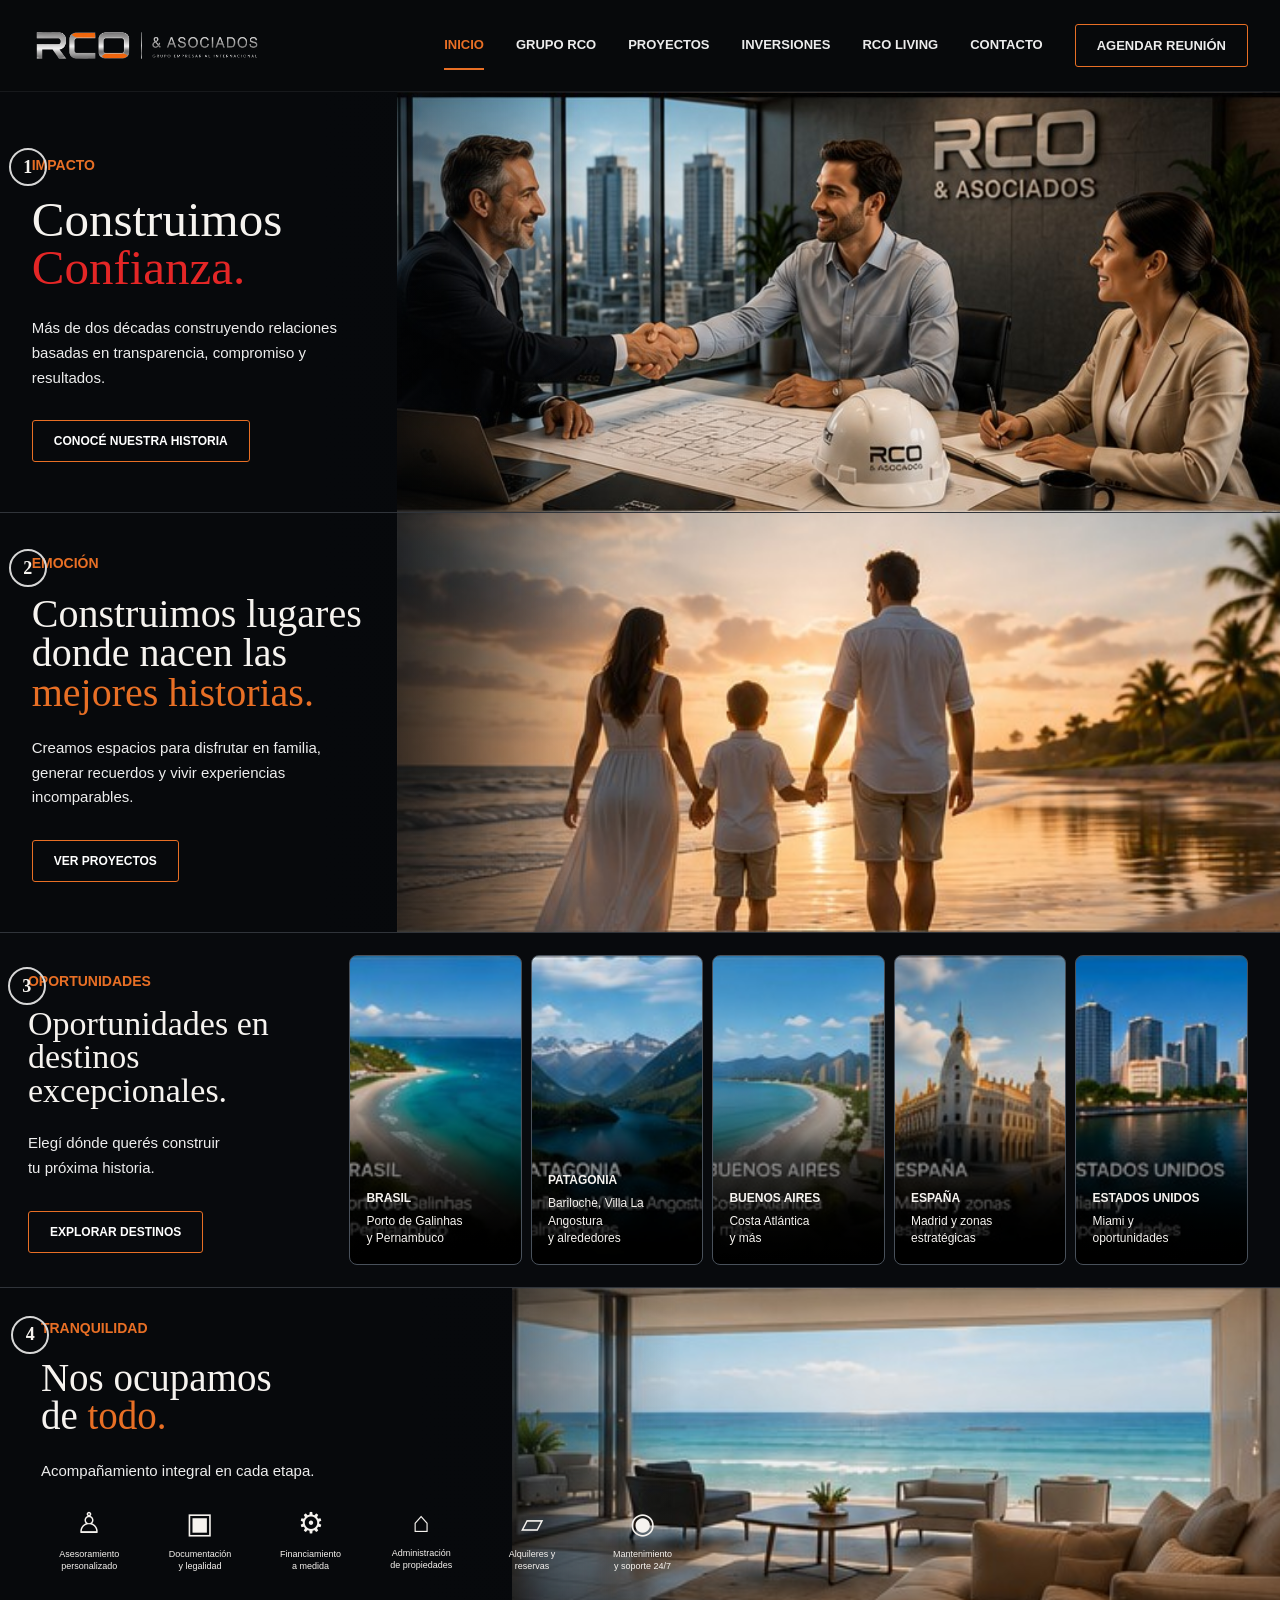
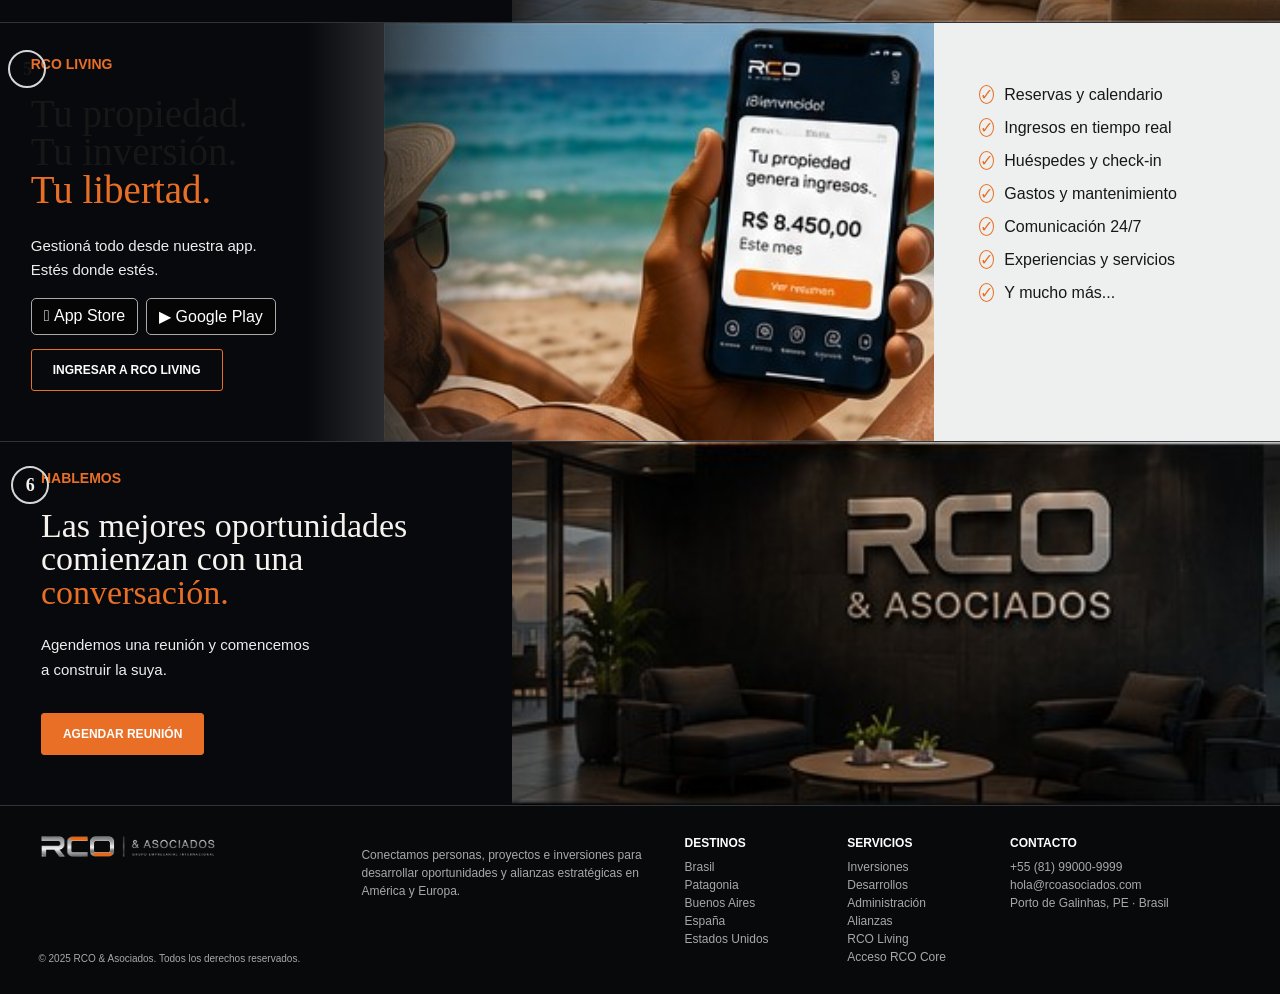
<file: index.html>
<!doctype html>
<html lang="es">
<head>
  <meta charset="utf-8">
  <meta name="viewport" content="width=device-width,initial-scale=1">
  <meta name="theme-color" content="#050608">
  <title>RCO & Asociados | Grupo Empresarial Internacional</title>
  <meta name="description" content="Construimos confianza, oportunidades e inversiones en destinos excepcionales.">
  <link rel="icon" href="logo-rco-header.png">
  <link rel="stylesheet" href="styles.css">
  <style>.living-access{margin-top:14px}footer a{color:#a8a8aa;text-decoration:none}footer a:hover{color:#e86f25}</style>
</head>
<body>
  <header class="topbar">
    <a class="brand" href="#inicio"><img src="logo-rco-header.png" alt="RCO & Asociados"></a>
    <button class="menu" aria-label="Abrir menú" aria-expanded="false">☰</button>
    <nav>
      <a class="active" href="#inicio">INICIO</a><a href="#grupo">GRUPO RCO</a><a href="#proyectos">PROYECTOS</a>
      <a href="#inversiones">INVERSIONES</a><a href="living/">RCO LIVING</a><a href="#contacto">CONTACTO</a>
      <a class="outline" href="#contacto">AGENDAR REUNIÓN</a>
    </nav>
  </header>

  <main>
    <section class="band hero" id="inicio">
      <div class="copy">
        <span class="step">1</span><p class="kicker">IMPACTO</p>
        <h1>Construimos<br><em>Confianza.</em></h1>
        <p>Más de dos décadas construyendo relaciones basadas en transparencia, compromiso y resultados.</p>
        <a class="button" href="#grupo">CONOCÉ NUESTRA HISTORIA</a>
      </div>
      <div class="visual image" style="--image:url('hero.jpg')"></div>
    </section>

    <section class="band emotion" id="grupo">
      <div class="copy">
        <span class="step">2</span><p class="kicker">EMOCIÓN</p>
        <h2>Construimos lugares<br>donde nacen las<br><em>mejores historias.</em></h2>
        <p>Creamos espacios para disfrutar en familia, generar recuerdos y vivir experiencias incomparables.</p>
        <a class="button" href="#proyectos">VER PROYECTOS</a>
      </div>
      <div class="visual image" style="--image:url('family.jpg')"></div>
    </section>

    <section class="destinations" id="proyectos">
      <div class="copy">
        <span class="step">3</span><p class="kicker">OPORTUNIDADES</p>
        <h2>Oportunidades en<br>destinos excepcionales.</h2>
        <p>Elegí dónde querés construir<br>tu próxima historia.</p>
        <a class="button" href="#destinos">EXPLORAR DESTINOS</a>
      </div>
      <div class="cards" id="destinos">
        <article style="--image:url('brasil.jpg')"><b>BRASIL</b><span>Porto de Galinhas<br>y Pernambuco</span></article>
        <article style="--image:url('patagonia.jpg')"><b>PATAGONIA</b><span>Bariloche, Villa La Angostura<br>y alrededores</span></article>
        <article style="--image:url('buenos-aires.jpg')"><b>BUENOS AIRES</b><span>Costa Atlántica<br>y más</span></article>
        <article style="--image:url('espana.jpg')"><b>ESPAÑA</b><span>Madrid y zonas<br>estratégicas</span></article>
        <article style="--image:url('estados-unidos.jpg')"><b>ESTADOS UNIDOS</b><span>Miami y<br>oportunidades</span></article>
      </div>
    </section>

    <section class="band services" id="inversiones">
      <div class="copy">
        <span class="step">4</span><p class="kicker">TRANQUILIDAD</p>
        <h2>Nos ocupamos<br>de <em>todo.</em></h2>
        <p>Acompañamiento integral en cada etapa.</p>
        <div class="icons">
          <span>♙<small>Asesoramiento<br>personalizado</small></span>
          <span>▣<small>Documentación<br>y legalidad</small></span>
          <span>⚙<small>Financiamiento<br>a medida</small></span>
          <span>⌂<small>Administración<br>de propiedades</small></span>
          <span>▱<small>Alquileres y<br>reservas</small></span>
          <span>◉<small>Mantenimiento<br>y soporte 24/7</small></span>
        </div>
      </div>
      <div class="visual image" style="--image:url('services.jpg')"></div>
    </section>

    <section class="band living" id="living">
      <div class="copy">
        <span class="step">5</span><p class="kicker">RCO LIVING</p>
        <h2>Tu propiedad.<br>Tu inversión.<br><em>Tu libertad.</em></h2>
        <p>Gestioná todo desde nuestra app.<br>Estés donde estés.</p>
        <div class="stores"><span> App Store</span><span>▶ Google Play</span></div>
        <a class="button living-access" href="living/">INGRESAR A RCO LIVING</a>
      </div>
      <div class="visual image" style="--image:url('living.jpg')"></div>
      <ul>
        <li>Reservas y calendario</li><li>Ingresos en tiempo real</li><li>Huéspedes y check-in</li>
        <li>Gastos y mantenimiento</li><li>Comunicación 24/7</li><li>Experiencias y servicios</li><li>Y mucho más...</li>
      </ul>
    </section>

    <section class="band conversation" id="contacto">
      <div class="copy">
        <span class="step">6</span><p class="kicker">HABLEMOS</p>
        <h2>Las mejores oportunidades<br>comienzan con una <em>conversación.</em></h2>
        <p>Agendemos una reunión y comencemos<br>a construir la suya.</p>
        <a class="button fill" href="https://wa.me/5581990009999" target="_blank" rel="noopener">AGENDAR REUNIÓN</a>
      </div>
      <div class="visual image" style="--image:url('office.jpg')"></div>
    </section>
  </main>

  <footer>
    <div><img src="logo-rco-header.png" alt="RCO & Asociados"><small>© 2025 RCO & Asociados. Todos los derechos reservados.</small></div>
    <p>Conectamos personas, proyectos e inversiones para desarrollar oportunidades y alianzas estratégicas en América y Europa.</p>
    <div><b>DESTINOS</b><span>Brasil</span><span>Patagonia</span><span>Buenos Aires</span><span>España</span><span>Estados Unidos</span></div>
    <div><b>SERVICIOS</b><span>Inversiones</span><span>Desarrollos</span><span>Administración</span><span>Alianzas</span><a href="living/">RCO Living</a><a href="living/login.html">Acceso RCO Core</a></div>
    <div><b>CONTACTO</b><span>+55 (81) 99000-9999</span><span>hola@rcoasociados.com</span><span>Porto de Galinhas, PE · Brasil</span></div>
  </footer>
  <script src="app.js"></script>
</body>
</html>
</file>
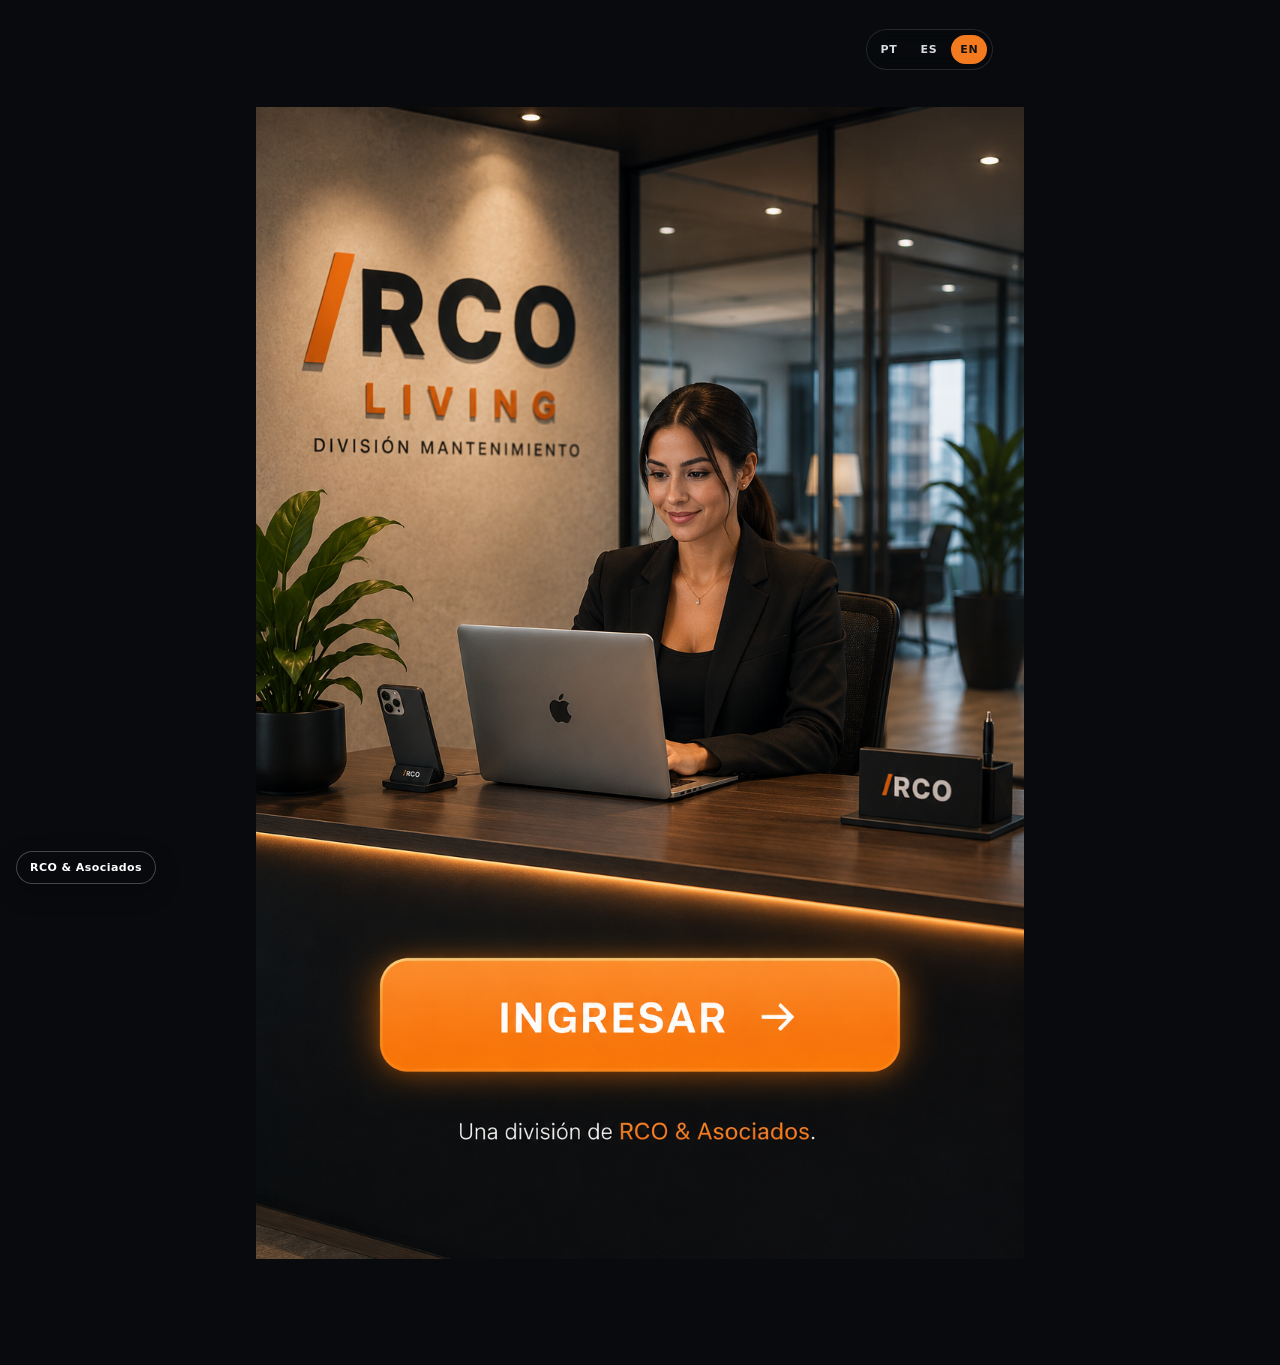
<file: living/index.html>
<!DOCTYPE html>
<html lang="es">
<head>
<meta name="description" content="RCO Living, división operativa de RCO & Asociados para mantenimiento, administración y cuidado integral de propiedades.">
  <meta charset="UTF-8">
  <meta name="viewport" content="width=device-width, initial-scale=1">
  <link rel="canonical" href="https://rcoasociados.com/living/">
  <meta property="og:title" content="RCO Living">
  <meta property="og:description" content="Cuidamos propiedades. Construimos tranquilidad.">
  <meta property="og:url" content="https://rcoasociados.com/living/">
  <meta property="og:image" content="https://rcoasociados.com/living/portada-oficial.png">
  <meta name="theme-color" content="#080a0d">
  <title>RCO Living</title>
  <link rel="stylesheet" href="sistema.css">
<link rel="icon" href="logo-rco-living.png">
<link rel="manifest" href="site.webmanifest">
</head>
<body class="landing-body">
  <main class="cover">
    <section class="poster" aria-label="RCO Living">
      <div class="lang-floating" aria-label="Selector de idioma">
        <button data-lang="pt">PT</button>
        <button data-lang="es">ES</button>
        <button data-lang="en">EN</button>
      </div>
      <a class="enter-hit" href="divisiones.html" data-i18n-aria="enterAria">
        <span data-i18n="enter">INGRESAR</span>
      </a>
    </section>
  </main>
  <script src="i18n.js"></script>
  <script>
    RCO_I18N.init();
    const link = document.querySelector('.enter-hit');
    const params = new URLSearchParams(location.search);
    if (params.get('propiedad')) link.href = `divisiones.html?propiedad=${encodeURIComponent(params.get('propiedad'))}`;
  </script>
<script src="app.js"></script>
</body>
</html>
</file>
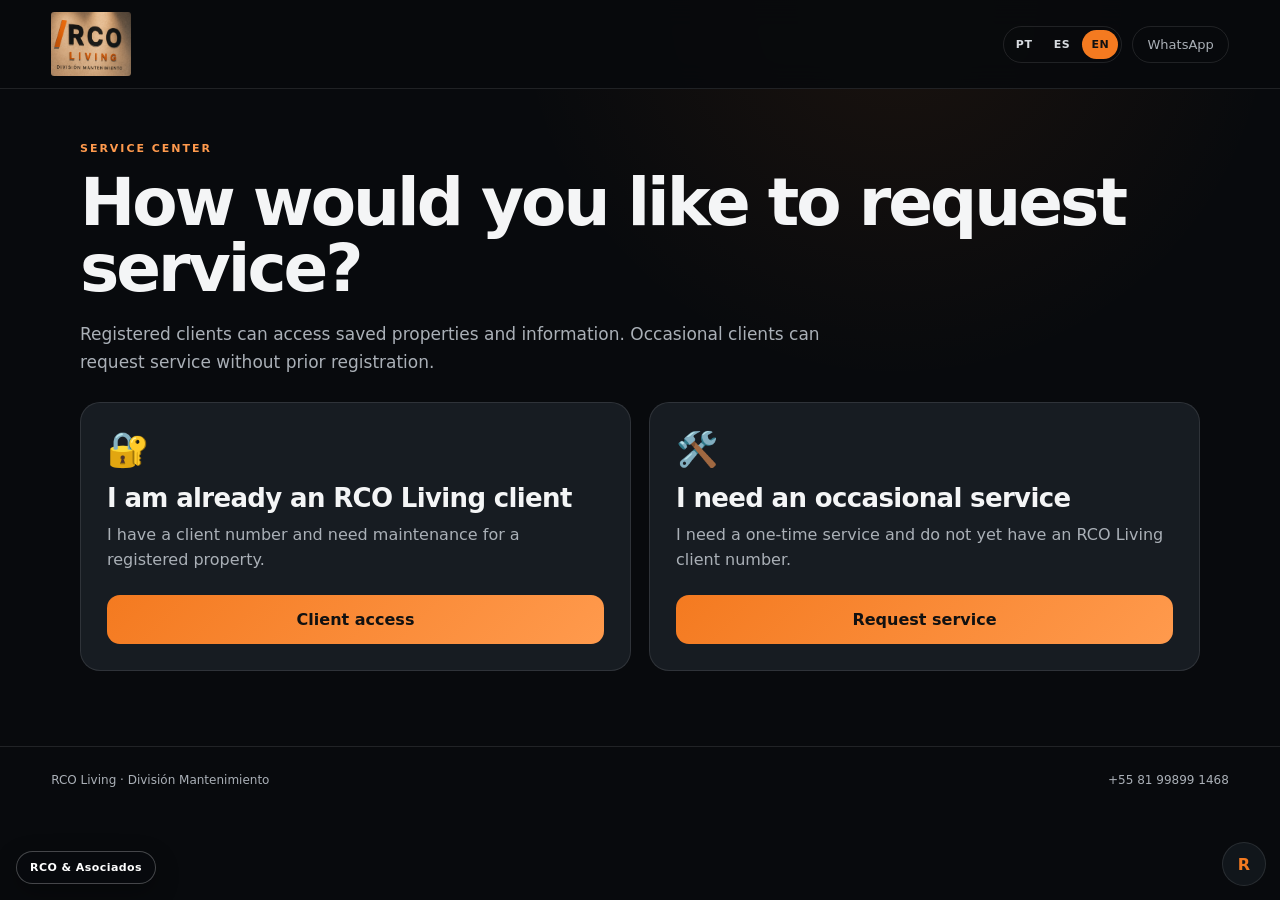
<file: living/acceso.html>
<!DOCTYPE html><html lang="es"><head>
<meta name="description" content="RCO Living, división operativa de RCO & Asociados para mantenimiento, administración y cuidado integral de propiedades."><meta charset="UTF-8"><meta name="viewport" content="width=device-width,initial-scale=1"><title>RCO Living</title><link rel="stylesheet" href="sistema.css"><link rel="icon" href="logo-rco-living.png">
</head><body>
<header class="topbar">
  <a href="index.html"><img class="logo" src="logo-rco-living.png" alt="RCO Living División Mantenimiento"></a>
  <div class="top-actions">
    <div class="lang-switch"><button data-lang="pt">PT</button><button data-lang="es">ES</button><button data-lang="en">EN</button></div>
    <a class="whatsapp" href="https://wa.me/5581998991468">WhatsApp</a>
  </div>
</header>
<main class="shell">
<span class="eyebrow" data-i18n="center">Centro de Atención</span>
<h1 data-i18n="accessTitle">¿Cómo desea solicitar el servicio?</h1>
<p class="lead" data-i18n="accessLead"></p>
<section class="choice-grid">
<article class="choice"><span class="icon">🔐</span><h2 data-i18n="registeredTitle"></h2><p data-i18n="registeredText"></p><a class="btn primary" id="registeredLink" href="cliente.html" data-i18n="registeredButton"></a></article>
<article class="choice"><span class="icon">🛠️</span><h2 data-i18n="occasionalTitle"></h2><p data-i18n="occasionalText"></p><a class="btn primary" href="ocasional.html" data-i18n="occasionalButton"></a></article>
</section></main><footer class="footer"><span>RCO Living · División Mantenimiento</span><span>+55 81 99899 1468</span></footer>
<a class="admin-link" href="control.html" title="Centro de Control">R</a>
<script src="i18n.js"></script><script>
RCO_I18N.init();
const q=new URLSearchParams(location.search),division=q.get('division')||'MT',divisionName=q.get('divisionName')||'Mantenimiento',property=q.get('propiedad');
const reg=document.getElementById('registeredLink'),occ=document.querySelector('a[href="ocasional.html"]');
[reg,occ].forEach(link=>{const u=new URL(link.href,location.href);u.searchParams.set('division',division);u.searchParams.set('divisionName',divisionName);if(property)u.searchParams.set('propiedad',property);link.href=u.pathname+u.search;});
</script>
<script src="app.js"></script>
</body></html>
</file>
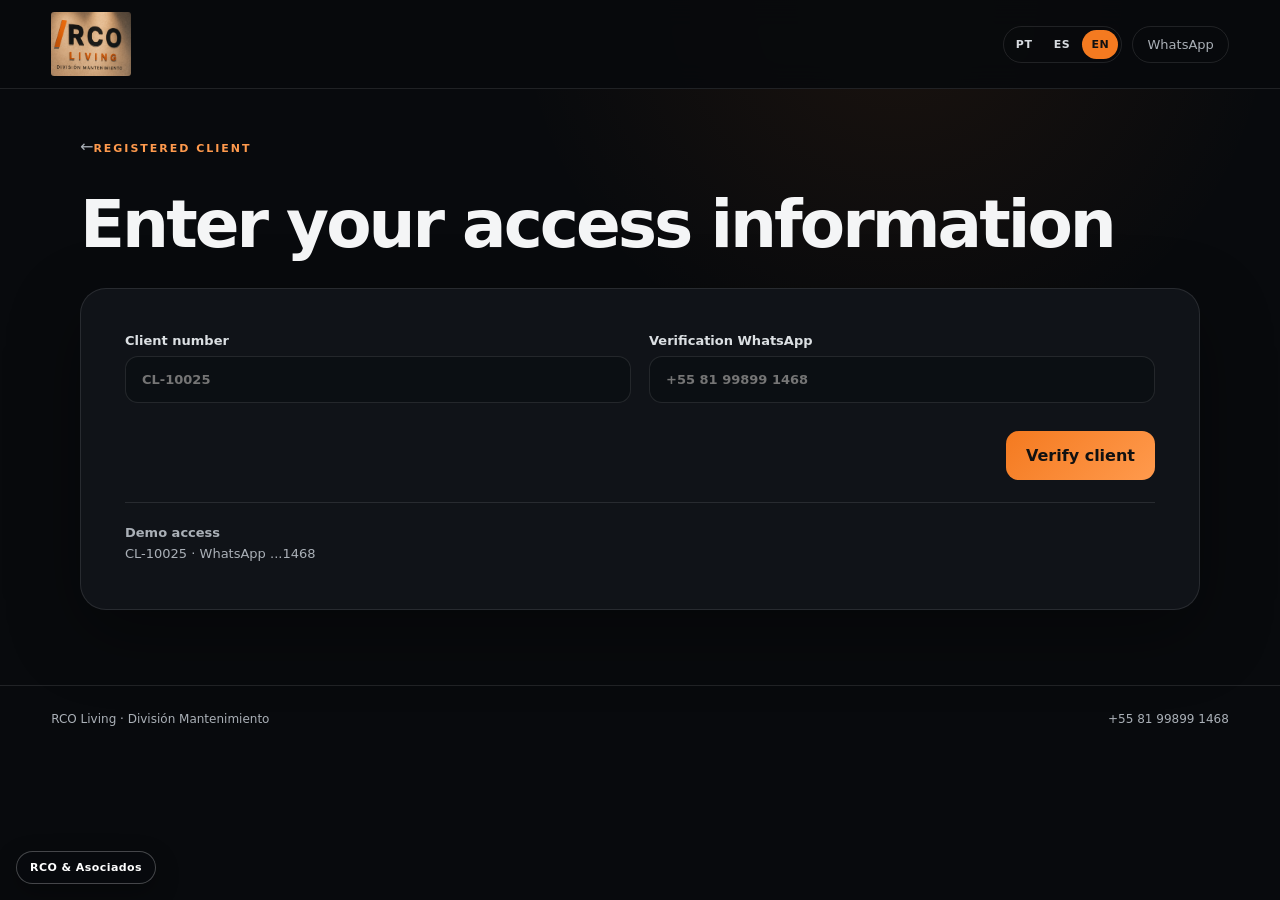
<file: living/cliente.html>
<!DOCTYPE html><html lang="es"><head>
<meta name="description" content="RCO Living, división operativa de RCO & Asociados para mantenimiento, administración y cuidado integral de propiedades."><meta charset="UTF-8"><meta name="viewport" content="width=device-width,initial-scale=1"><title>RCO Living</title><link rel="stylesheet" href="sistema.css"><link rel="icon" href="logo-rco-living.png">
</head><body>
<header class="topbar">
  <a href="index.html"><img class="logo" src="logo-rco-living.png" alt="RCO Living División Mantenimiento"></a>
  <div class="top-actions">
    <div class="lang-switch"><button data-lang="pt">PT</button><button data-lang="es">ES</button><button data-lang="en">EN</button></div>
    <a class="whatsapp" href="https://wa.me/5581998991468">WhatsApp</a>
  </div>
</header><main class="shell"><a class="back" href="acceso.html">←</a><span class="eyebrow" data-i18n="registered"></span><h1 data-i18n="loginTitle"></h1>
<section class="panel" id="loginPanel"><div class="form-grid">
<label><span data-i18n="clientNumber"></span><input id="clientNumber" placeholder="CL-10025"></label>
<label><span data-i18n="verifyPhone"></span><input id="clientPhone" placeholder="+55 81 99899 1468"></label></div>
<div id="loginStatus" class="status"></div><div class="form-actions"><button class="btn primary" id="verifyBtn" data-i18n="verify"></button></div>
<div class="demo-client"><strong data-i18n="demo"></strong><br>CL-10025 · WhatsApp ...1468</div></section>
<section class="panel" id="propertiesPanel" hidden><span class="eyebrow" data-i18n="welcomeBack"></span><h2 style="font-size:34px;margin:10px 0 8px">Rodrigo Orellano</h2><p class="lead" data-i18n="chooseProperty"></p>
<form action="solicitud.html"><input type="hidden" name="tipo" value="registrado"><input type="hidden" name="cliente" value="CL-10025"><input type="hidden" name="division" id="divisionField"><input type="hidden" name="divisionName" id="divisionNameField"><div class="property-grid">
<label class="select-card"><input required type="radio" name="propiedad" value="PG-0048"><strong>PG-0048 · Apartamento Vista Mar</strong><small>Porto de Galinhas · Apto. 204</small></label>
<label class="select-card"><input type="radio" name="propiedad" value="PG-0061"><strong>PG-0061 · Casa Praia</strong><small>Maracaípe · Casa 12</small></label>
<label class="select-card"><input type="radio" name="propiedad" value="RC-0017"><strong>RC-0017 · Local Comercial</strong><small>Centro · Loja 03</small></label></div><div class="form-actions"><button class="btn primary" data-i18n="continue"></button></div></form></section></main><footer class="footer"><span>RCO Living · División Mantenimiento</span><span>+55 81 99899 1468</span></footer>
<script src="i18n.js"></script><script>RCO_I18N.init();const q=new URLSearchParams(location.search),forced=q.get('propiedad');document.getElementById('divisionField').value=q.get('division')||'MT';document.getElementById('divisionNameField').value=q.get('divisionName')||'Mantenimiento';const btn=document.getElementById('verifyBtn'),s=document.getElementById('loginStatus');btn.onclick=()=>{const n=document.getElementById('clientNumber').value.trim().toUpperCase(),p=document.getElementById('clientPhone').value.replace(/\D/g,'');s.style.display='block';if(n==='CL-10025'&&p.endsWith('1468')){s.textContent='✓';document.getElementById('loginPanel').hidden=true;document.getElementById('propertiesPanel').hidden=false;if(forced){const r=document.querySelector(`input[value="${forced}"]`);if(r)r.checked=true}}else s.textContent='Datos no verificados / Dados não verificados / Data not verified';};</script><script src="app.js"></script>
</body></html>
</file>
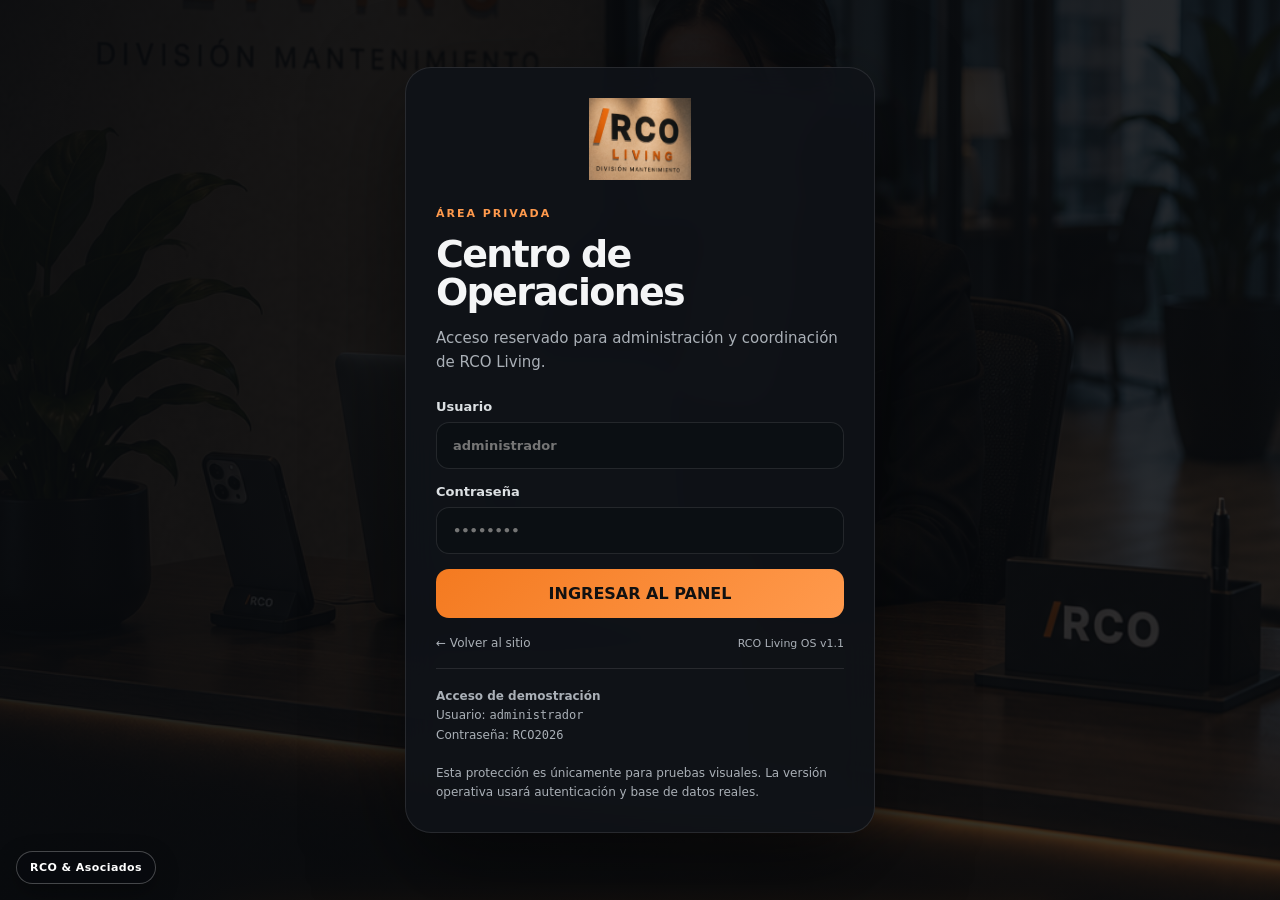
<file: living/control.html>
<!DOCTYPE html><html lang="es"><head>
<meta name="description" content="RCO Living, división operativa de RCO & Asociados para mantenimiento, administración y cuidado integral de propiedades."><meta charset="UTF-8"><meta name="viewport" content="width=device-width,initial-scale=1"><title>Centro de Operaciones | RCO Living OS</title><link rel="stylesheet" href="sistema.css"><script>
if(sessionStorage.getItem('rco_admin_session')!=='active'){
  location.replace('login.html');
}
</script>
<link rel="icon" href="logo-rco-living.png">
</head><body>
<header class="topbar"><a href="index.html"><img class="logo" src="logo-rco-living.png" alt="RCO Living"></a><div class="top-actions"><div class="lang-switch"><button data-lang="pt">PT</button><button data-lang="es">ES</button><button data-lang="en">EN</button></div><div class="user-menu">
  <a class="user-chip" href="media.html">Multimedia</a><a class="user-chip" href="core.html">RCO Core</a><span class="user-chip">Producción preparada</span><span class="user-chip">Rodrigo · Administrador</span>
  <button class="logout-btn" id="logoutBtn">Salir</button>
</div></div></header>
<div class="ops-layout"><aside class="ops-sidebar"><nav class="ops-nav"><button class="active" data-section="dashboard">⌂ Resumen</button><button data-section="requests">▤ Solicitudes</button><button data-section="agenda">▦ Agenda</button><button data-section="properties">⌂ Propiedades</button><button data-section="technicians">⚒ Técnicos</button><button data-section="activity">◷ Actividad</button></nav></aside>
<main class="ops-main">
<div class="session-warning">🔒 Sesión privada de demostración activa. Los datos todavía se guardan únicamente en este navegador.</div>
<section class="ops-section active" id="dashboard"><div class="ops-hello"><div><span class="eyebrow">RCO Living OS · Centro de Operaciones</span><h1>Buenos días, Rodrigo.</h1><p class="lead" id="dailySummary">Todo listo para comenzar la jornada.</p></div><div class="system-pills"><span class="system-pill online">● Sitio online</span><span class="system-pill online">● Base local activa</span><span class="system-pill">WhatsApp preparado</span><span class="system-pill" id="lastSync">Actualizado ahora</span></div></div>
<div class="ops-kpis"><div class="ops-kpi orange"><span>Solicitudes activas</span><strong id="kpiOpen">0</strong></div><div class="ops-kpi alert"><span>Urgencias</span><strong id="kpiUrgent">0</strong></div><div class="ops-kpi good"><span>Técnicos disponibles</span><strong>3</strong></div><div class="ops-kpi"><span>Propiedades</span><strong>3</strong></div><div class="ops-kpi"><span>Finalizadas</span><strong id="kpiDone">0</strong></div></div>
<div class="ops-grid"><article class="ops-card"><div class="ops-card-head"><h2>Solicitudes prioritarias</h2><button class="filter-btn" data-open-section="requests">Ver todas</button></div><div class="request-list" id="priorityList"></div></article><div><article class="ops-card"><div class="ops-card-head"><h2>Actividad reciente</h2></div><div class="activity" id="recentActivity"></div></article><article class="ops-card ia-card" style="margin-top:18px"><span class="eyebrow">Centro IA</span><h2 style="margin-top:8px">Coordinador operativo</h2><p class="lead" style="font-size:14px">Preparado para resumir urgencias, recomendar técnicos y organizar la jornada.</p><button class="btn secondary" disabled>Próximamente</button></article></div></div>
<div class="ops-grid"><article class="ops-card"><div class="ops-card-head"><h2>Agenda inmediata</h2></div><div class="agenda-board" id="miniAgenda"></div></article><article class="ops-card"><div class="ops-card-head"><h2>Salud de la operación</h2></div><div class="health-grid"><div class="health-item"><strong>1 h 42 m</strong><span>Respuesta promedio</span></div><div class="health-item"><strong>18 h</strong><span>Resolución promedio</span></div><div class="health-item"><strong>98%</strong><span>Satisfacción</span></div><div class="health-item"><strong>3%</strong><span>Reincidencias</span></div></div></article></div></section>
<section class="ops-section" id="requests"><div class="ops-card-head"><div><span class="eyebrow">Gestión</span><h1>Solicitudes</h1></div><div class="filters"><button class="filter-btn active" data-filter="Todas">Todas</button><button class="filter-btn" data-filter="Urgente">Urgentes</button><button class="filter-btn" data-filter="Recibida">Recibidas</button><button class="filter-btn" data-filter="En ejecución">En ejecución</button><button class="filter-btn" data-filter="Finalizada">Finalizadas</button></div></div><article class="ops-card"><div class="request-list" id="allRequests"></div></article></section>
<section class="ops-section" id="agenda"><span class="eyebrow">Planificación</span><h1>Agenda operativa</h1><article class="ops-card"><div class="agenda-board" id="fullAgenda"></div></article></section>
<section class="ops-section" id="properties"><span class="eyebrow">Expedientes</span><h1>Propiedades</h1><div class="asset-grid"><article class="asset-card"><strong>PG-0048 · Apartamento Vista Mar</strong><small>CL-10025 · Porto de Galinhas · QR activo</small><div class="timeline"><div class="timeline-item">Plomería · 12/11/2025<br><small>Finalizada por João</small></div><div class="timeline-item">Pintura · 06/03/2026<br><small>Finalizada por Marcos</small></div></div></article><article class="asset-card"><strong>PG-0061 · Casa Praia</strong><small>CL-10025 · Maracaípe · QR activo</small><div class="timeline"><div class="timeline-item">Electricidad · 18/05/2026<br><small>Finalizada por Carlos</small></div></div></article><article class="asset-card"><strong>RC-0017 · Local Comercial</strong><small>CL-10025 · Centro · QR activo</small><div class="timeline"><div class="timeline-item">Sin solicitudes abiertas</div></div></article></div></section>
<section class="ops-section" id="technicians"><span class="eyebrow">Equipo</span><h1>Técnicos y recursos</h1><div class="asset-grid"><article class="asset-card"><strong>TEC-0015 · Carlos</strong><small>Electricidad · Disponible · ★ 4,9</small></article><article class="asset-card"><strong>TEC-0021 · João</strong><small>Hidráulica · En servicio · ★ 4,8</small></article><article class="asset-card"><strong>TEC-0028 · Marcos</strong><small>Pintura y reparaciones · Disponible · ★ 4,9</small></article><article class="asset-card"><strong>TEC-0034 · Ana</strong><small>Limpieza e inspecciones · Disponible · ★ 5,0</small></article><article class="asset-card"><strong>VH-0008</strong><small>Vehículo operativo · Disponible</small></article><article class="asset-card"><strong>EQ-0021</strong><small>Kit de detección de pérdidas · En uso</small></article></div></section>
<section class="ops-section" id="activity"><span class="eyebrow">Bitácora</span><h1>Actividad del sistema</h1><article class="ops-card"><div class="activity" id="fullActivity"></div></article></section>
</main></div>
<div class="drawer" id="requestDrawer" hidden><div class="drawer-panel"><div class="drawer-head"><div><span class="eyebrow">Orden de servicio</span><h2 id="drawerId"></h2></div><button class="drawer-close" id="drawerClose">Cerrar</button></div><div class="drawer-details" id="drawerDetails"></div><div class="drawer-selects"><label>Estado<select id="drawerStatus"><option>Recibida</option><option>Confirmada</option><option>Técnico asignado</option><option>En camino</option><option>En ejecución</option><option>Finalizada</option></select></label><label>Técnico asignado<select id="drawerTech"><option value="">Sin asignar</option><option>Carlos · TEC-0015</option><option>João · TEC-0021</option><option>Marcos · TEC-0028</option><option>Ana · TEC-0034</option></select></label></div><button class="btn primary save-change" id="saveRequest">Guardar cambios</button></div></div>
<script src="i18n.js"></script><script src="control.js"></script>
<script>
document.getElementById('logoutBtn').addEventListener('click',()=>{
  sessionStorage.removeItem('rco_admin_session');
  sessionStorage.removeItem('rco_admin_name');
  sessionStorage.removeItem('rco_admin_login');
  location.replace('login.html');
});
</script><script src="app.js"></script>
</body></html>
</file>
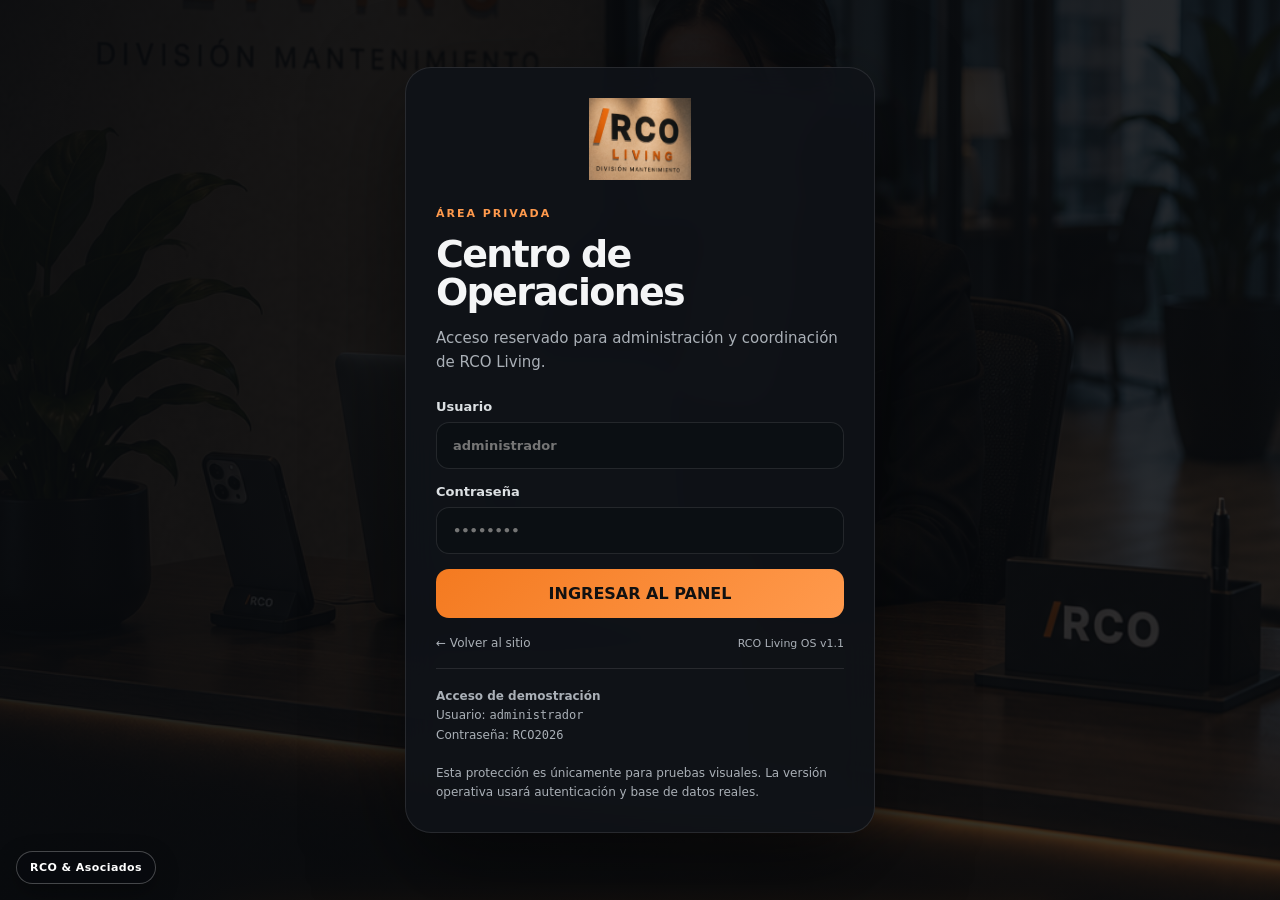
<file: living/core.html>
<!DOCTYPE html><html lang="es"><head>
<meta name="description" content="RCO Living, división operativa de RCO & Asociados para mantenimiento, administración y cuidado integral de propiedades."><meta charset="UTF-8"><meta name="viewport" content="width=device-width,initial-scale=1"><title>RCO Core | RCO Living OS</title><link rel="stylesheet" href="sistema.css"><script>if(sessionStorage.getItem('rco_admin_session')!=='active')location.replace('login.html');</script><link rel="icon" href="logo-rco-living.png">
</head><body>
<header class="topbar"><a href="control.html"><img class="logo" src="logo-rco-living.png" alt="RCO Living"></a><div class="top-actions"><a class="user-chip" href="control.html">Centro de Operaciones</a><span class="user-chip">Rodrigo · Administrador</span></div></header>
<main class="core-wrap"><div class="core-head"><div><span class="eyebrow">RCO Core 1.1</span><h1>El corazón de RCO Living</h1><p class="lead">Clientes, propiedades y recursos conectados.</p></div><div class="core-actions"><a class="btn primary" href="media.html">Biblioteca multimedia</a><button class="btn secondary" id="newClientBtn">+ Cliente</button><button class="btn secondary" id="newPropertyBtn">+ Propiedad</button></div></div>
<div class="core-kpis"><div class="core-kpi"><small>Clientes</small><strong id="clientsKpi">0</strong></div><div class="core-kpi"><small>Propiedades</small><strong id="propertiesKpi">0</strong></div><div class="core-kpi"><small>Técnicos disponibles</small><strong>3</strong></div><div class="core-kpi"><small>QR activos</small><strong id="qrKpi">0</strong></div></div>
<nav class="core-tabs"><button class="active" data-tab="clients">Clientes</button><button data-tab="properties">Propiedades</button><button data-tab="resources">Recursos</button></nav>
<section class="core-section active" id="clients"><article class="core-panel"><div class="core-toolbar"><h2>CRM de Clientes</h2><div class="core-search"><input id="clientSearch" placeholder="Buscar nombre o código"></div></div><div class="crm-grid" id="clientGrid"></div></article></section>
<section class="core-section" id="properties"><article class="core-panel"><div class="core-toolbar"><h2>Expedientes digitales</h2><span class="badge">QR por propiedad</span></div><div class="property-list" id="propertyList"></div></article></section>
<section class="core-section" id="resources"><article class="core-panel"><div class="core-toolbar"><h2>Técnicos, vehículos y equipos</h2></div><div class="resource-grid" id="resourceGrid"></div></article></section></main>
<div class="core-modal" id="clientDetailModal" hidden><div class="core-modal-card"><div class="modal-head"><div><span class="eyebrow">Ficha integral</span><h2 id="detailTitle"></h2></div><button class="modal-close" data-close="clientDetailModal">Cerrar</button></div><div id="detailContent"></div></div></div>
<div class="core-modal" id="newClientModal" hidden><div class="core-modal-card" style="width:min(650px,100%)"><div class="modal-head"><h2>Nuevo cliente</h2><button class="modal-close" data-close="newClientModal">Cerrar</button></div><form id="newClientForm" class="form-grid-core" style="margin-top:17px"><label>Nombre<input name="name" required></label><label>WhatsApp<input name="phone" required></label><label>Email<input name="email" type="email"></label><label>Idioma<select name="language"><option>Español</option><option>Português</option><option>English</option></select></label><label class="wide">Observaciones<textarea name="notes"></textarea></label><button class="btn primary wide">Guardar cliente</button></form></div></div>
<div class="core-modal" id="newPropertyModal" hidden><div class="core-modal-card" style="width:min(650px,100%)"><div class="modal-head"><h2>Nueva propiedad</h2><button class="modal-close" data-close="newPropertyModal">Cerrar</button></div><form id="newPropertyForm" class="form-grid-core" style="margin-top:17px"><label>Nombre<input name="name" required></label><label>Cliente<select name="clientId" id="propertyClientSelect"></select></label><label class="wide">Dirección<input name="address" required></label><label>Unidad<input name="unit"></label><label>Ciudad<input name="city" value="Porto de Galinhas"></label><label class="wide">Observaciones<textarea name="notes"></textarea></label><button class="btn primary wide">Guardar propiedad</button></form></div></div>
<script src="core.js"></script><script src="app.js"></script>
</body></html>
</file>
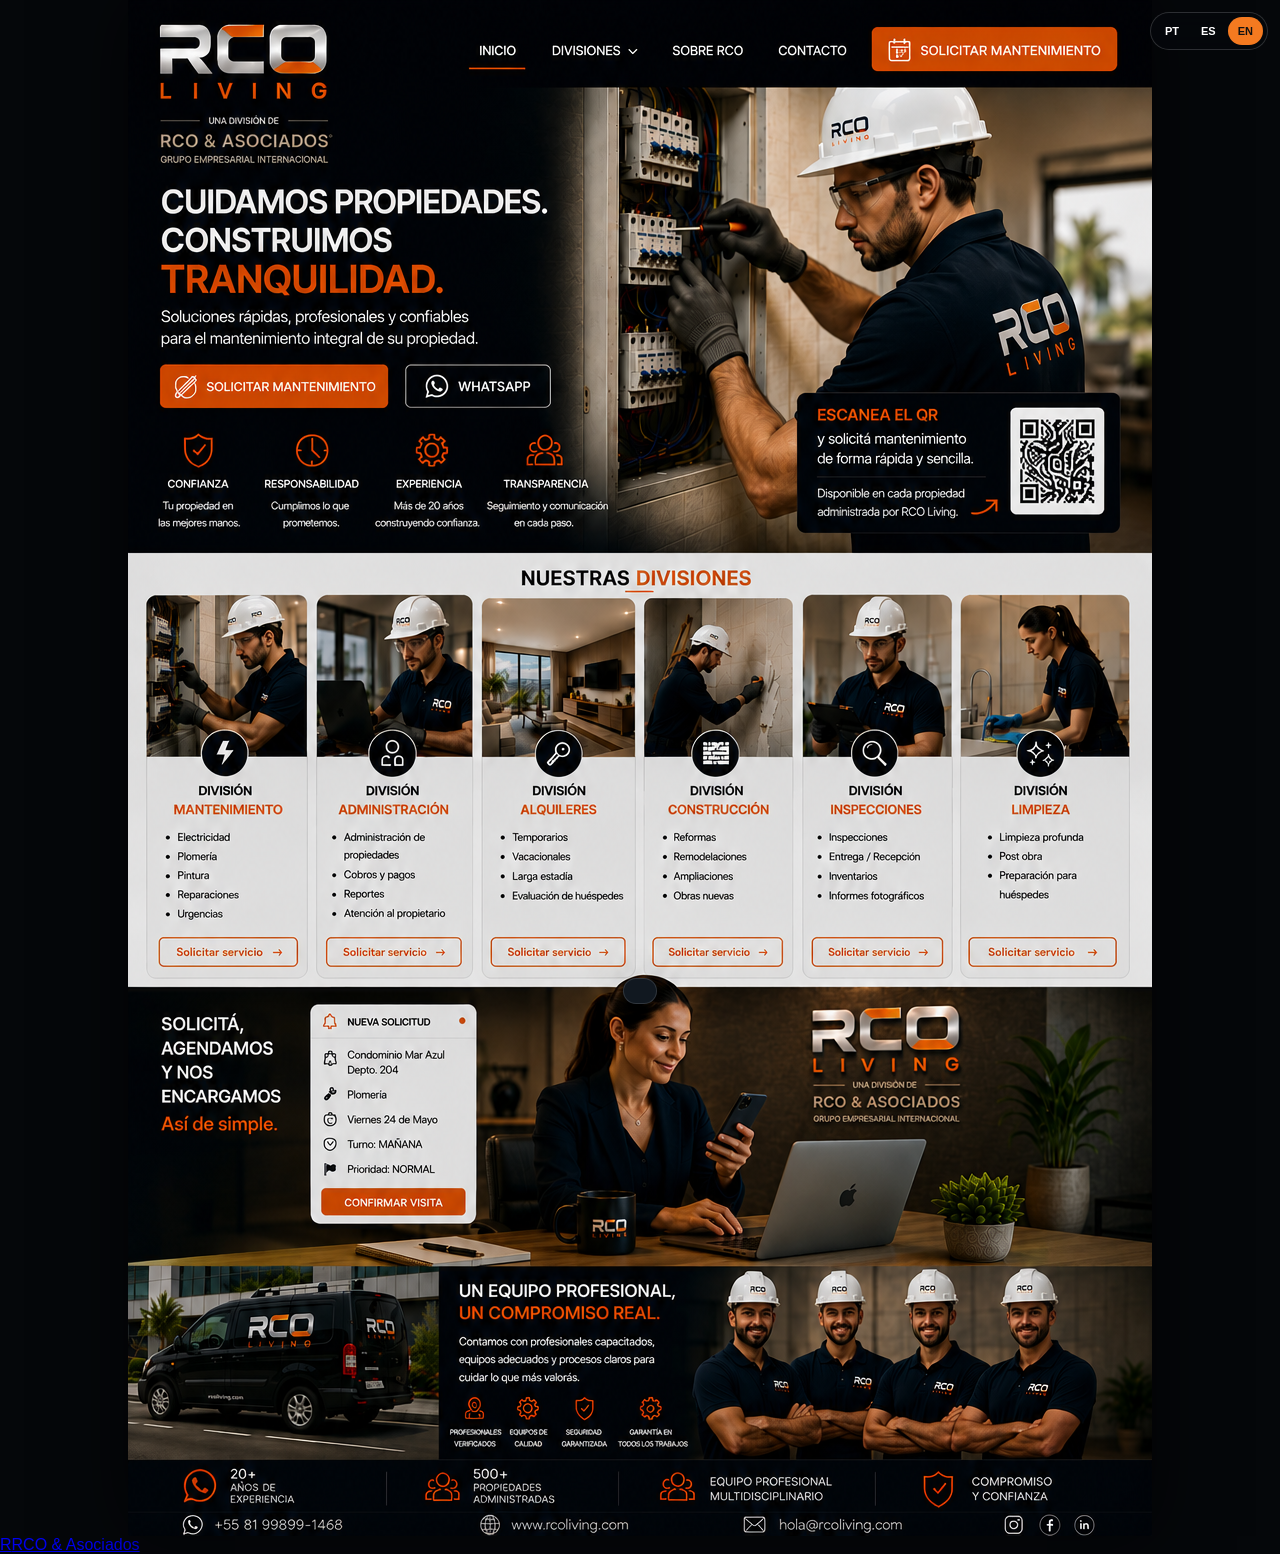
<file: living/divisiones.html>
<!DOCTYPE html>
<html lang="es">
<head>
<meta name="description" content="RCO Living, división operativa de RCO & Asociados para mantenimiento, administración y cuidado integral de propiedades.">
<meta charset="UTF-8">
<meta name="viewport" content="width=device-width,initial-scale=1,viewport-fit=cover">
<meta name="theme-color" content="#05070a">
<title>RCO Living | Divisiones</title>
<style>
*{box-sizing:border-box}html,body{margin:0;background:#05070a;min-height:100%;font-family:Arial,sans-serif}
.page{width:min(100%,1024px);margin:0 auto;position:relative;line-height:0;background:#05070a}
.page>img{display:block;width:100%;height:auto;user-select:none;-webkit-user-drag:none}
.hotspot{position:absolute;display:block;border-radius:10px;z-index:5;line-height:normal;text-indent:-9999px;overflow:hidden;outline:none}
.hotspot:focus-visible{box-shadow:0 0 0 4px #fff,0 0 0 8px #f47a20}
.hotspot:active{background:rgba(244,122,32,.14)}
/* Six approved buttons: coordinates relative to the 1024×1536 design */
.mt{left:2.8%;top:60.85%;width:14.0%;height:2.45%}
.ad{left:19.3%;top:60.85%;width:13.8%;height:2.45%}
.al{left:35.8%;top:60.85%;width:13.6%;height:2.45%}
.co{left:51.3%;top:60.85%;width:13.5%;height:2.45%}
.in{left:67.0%;top:60.85%;width:13.2%;height:2.45%}
.lp{left:82.6%;top:60.85%;width:14.0%;height:2.45%}
/* Additional visible calls to action */
.hero-maint{left:3.0%;top:23.65%;width:22.5%;height:2.95%}
.hero-wa{left:27.1%;top:23.65%;width:14.4%;height:2.95%}
.top-maint{left:73.0%;top:1.7%;width:23.7%;height:3.0%}
.lang{position:fixed;right:12px;top:max(12px,env(safe-area-inset-top));z-index:20;background:rgba(6,8,11,.82);border:1px solid rgba(255,255,255,.16);border-radius:999px;padding:4px;display:flex;gap:2px;backdrop-filter:blur(10px)}
.lang button{border:0;background:transparent;color:#fff;font-weight:800;font-size:11px;padding:8px 10px;border-radius:999px}.lang button.active{background:#f47a20;color:#111}
.notice{position:fixed;left:50%;bottom:16px;transform:translateX(-50%) translateY(120px);z-index:30;background:#111820;color:#fff;border:1px solid rgba(255,255,255,.13);border-radius:14px;padding:12px 16px;font-size:13px;line-height:1.35;box-shadow:0 16px 45px rgba(0,0,0,.45);transition:.25s;max-width:88vw;text-align:center}.notice.show{transform:translateX(-50%) translateY(0)}
@media(min-width:1030px){.page{box-shadow:0 0 70px rgba(0,0,0,.65)}}
</style>
<link rel="icon" href="logo-rco-living.png">
</head>
<body>
<div class="lang"><button data-lang="pt">PT</button><button data-lang="es">ES</button><button data-lang="en">EN</button></div>
<main class="page" aria-label="Centro de Divisiones RCO Living">
<img src="centro-divisiones-oficial.png" alt="RCO Living, divisiones y servicios">
<a class="hotspot top-maint" data-code="MT" data-name="Mantenimiento" aria-label="Solicitar mantenimiento">Solicitar mantenimiento</a>
<a class="hotspot hero-maint" data-code="MT" data-name="Mantenimiento" aria-label="Solicitar mantenimiento">Solicitar mantenimiento</a>
<a class="hotspot hero-wa" href="https://wa.me/5581998991468" aria-label="Contactar por WhatsApp">WhatsApp</a>
<a class="hotspot mt" data-code="MT" data-name="Mantenimiento" aria-label="Solicitar servicio de mantenimiento">Mantenimiento</a>
<a class="hotspot ad" data-code="AD" data-name="Administración" aria-label="Solicitar servicio de administración">Administración</a>
<a class="hotspot al" data-code="AL" data-name="Alquileres" aria-label="Solicitar servicio de alquileres">Alquileres</a>
<a class="hotspot co" data-code="CO" data-name="Construcción" aria-label="Solicitar servicio de construcción">Construcción</a>
<a class="hotspot in" data-code="IN" data-name="Inspecciones" aria-label="Solicitar servicio de inspecciones">Inspecciones</a>
<a class="hotspot lp" data-code="LP" data-name="Limpieza" aria-label="Solicitar servicio de limpieza">Limpieza</a>
</main>
<div class="notice" id="notice"></div>
<script>
const params=new URLSearchParams(location.search), property=params.get('propiedad');
const names={
 es:{MT:'Mantenimiento',AD:'Administración',AL:'Alquileres',CO:'Construcción',IN:'Inspecciones',LP:'Limpieza'},
 pt:{MT:'Manutenção',AD:'Administração',AL:'Aluguéis',CO:'Construção',IN:'Inspeções',LP:'Limpeza'},
 en:{MT:'Maintenance',AD:'Administration',AL:'Rentals',CO:'Construction',IN:'Inspections',LP:'Cleaning'}
};
function browserLang(){const l=(navigator.language||'pt').toLowerCase();return l.startsWith('pt')?'pt':l.startsWith('es')?'es':'en'}
let lang=localStorage.getItem('rco_lang')||browserLang();
function applyLang(l){lang=l;localStorage.setItem('rco_lang',l);document.documentElement.lang=l;document.querySelectorAll('[data-lang]').forEach(b=>b.classList.toggle('active',b.dataset.lang===l));}
document.querySelectorAll('[data-lang]').forEach(b=>b.onclick=()=>applyLang(b.dataset.lang));applyLang(lang);
document.querySelectorAll('[data-code]').forEach(a=>{
 a.href='#';
 a.addEventListener('click',e=>{e.preventDefault();const code=a.dataset.code;const u=new URL('acceso.html',location.href);u.searchParams.set('division',code);u.searchParams.set('divisionName',names[lang][code]);if(property)u.searchParams.set('propiedad',property);location.href=u.pathname+u.search;});
});
</script>
<a class="panel-access" href="login.html" aria-label="Centro de Operaciones RCO">R</a><script src="app.js"></script>
</body></html>
</file>
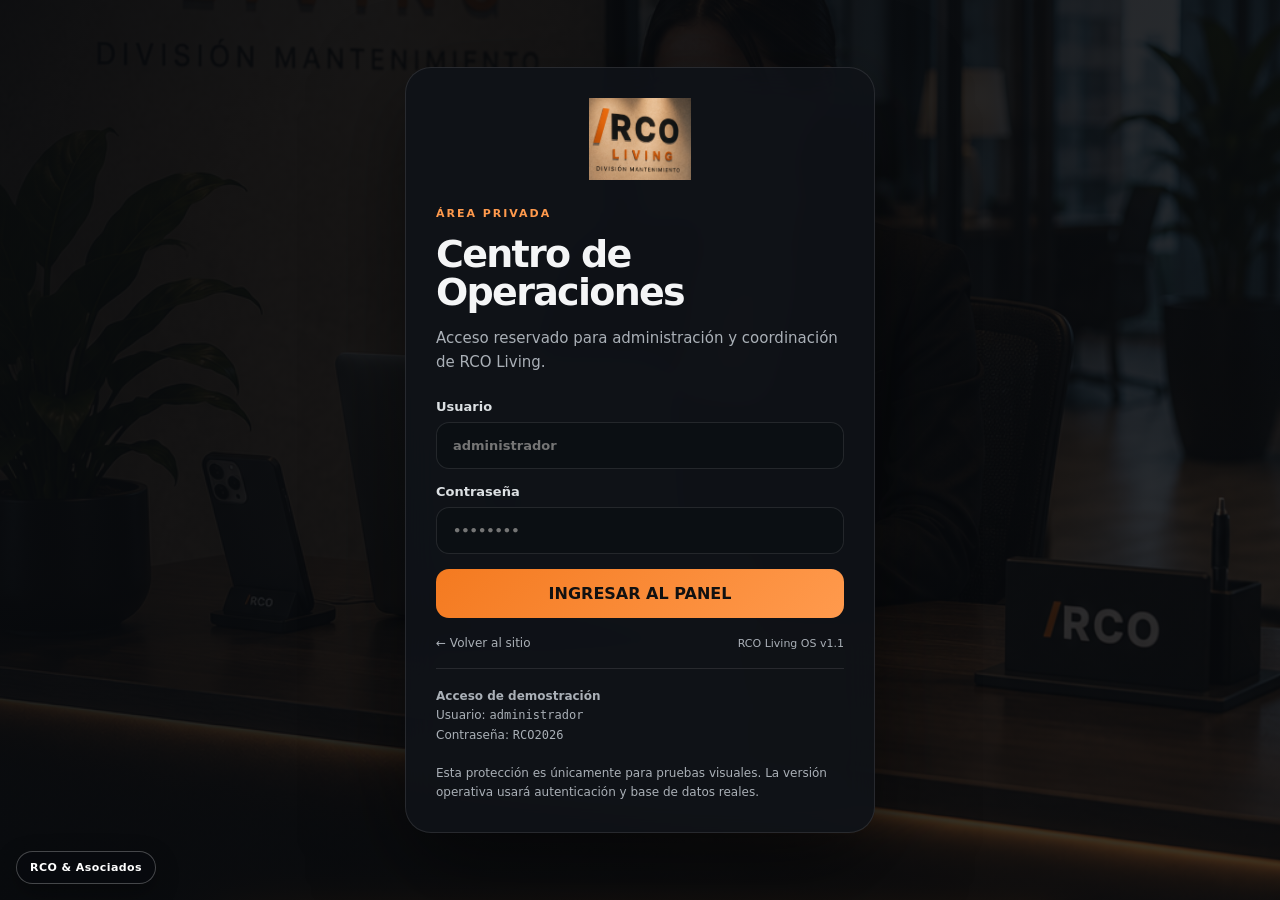
<file: living/login.html>
<!DOCTYPE html>
<html lang="es">
<head>
<meta name="description" content="RCO Living, división operativa de RCO & Asociados para mantenimiento, administración y cuidado integral de propiedades.">
<meta charset="UTF-8">
<meta name="viewport" content="width=device-width,initial-scale=1">
<meta name="theme-color" content="#080a0d">
<title>Acceso privado | RCO Living OS</title>
<link rel="stylesheet" href="sistema.css">
<link rel="icon" href="logo-rco-living.png">
</head>
<body class="login-body">
<main class="login-shell">
  <div class="login-brand"><img src="logo-rco-living.png" alt="RCO Living"></div>
  <span class="eyebrow">Área privada</span>
  <h1>Centro de Operaciones</h1>
  <p class="lead">Acceso reservado para administración y coordinación de RCO Living.</p>

  <form class="login-form" id="loginForm">
    <label>Usuario
      <input id="username" autocomplete="username" placeholder="administrador" required>
    </label>
    <label>Contraseña
      <input id="password" type="password" autocomplete="current-password" placeholder="••••••••" required>
    </label>
    <div class="login-error" id="loginError">Usuario o contraseña incorrectos.</div>
    <button class="btn primary" type="submit">INGRESAR AL PANEL</button>
  </form>

  <div class="login-actions">
    <a href="divisiones.html">← Volver al sitio</a>
    <span style="color:var(--muted);font-size:11px">RCO Living OS v1.1</span>
  </div>

  <div class="login-info">
    <strong>Acceso de demostración</strong><br>
    Usuario: <code>administrador</code><br>
    Contraseña: <code>RCO2026</code><br><br>
    Esta protección es únicamente para pruebas visuales. La versión operativa usará autenticación y base de datos reales.
  </div>
</main>
<script>
if(sessionStorage.getItem('rco_admin_session')==='active'){
  location.replace('control.html');
}
document.getElementById('loginForm').addEventListener('submit',event=>{
  event.preventDefault();
  const user=document.getElementById('username').value.trim().toLowerCase();
  const password=document.getElementById('password').value;
  if(user==='administrador' && password==='RCO2026'){
    sessionStorage.setItem('rco_admin_session','active');
    sessionStorage.setItem('rco_admin_name','Rodrigo');
    sessionStorage.setItem('rco_admin_login',new Date().toISOString());
    location.replace('control.html');
  }else{
    document.getElementById('loginError').style.display='block';
  }
});
</script>
<script src="app.js"></script>
</body>
</html>
</file>
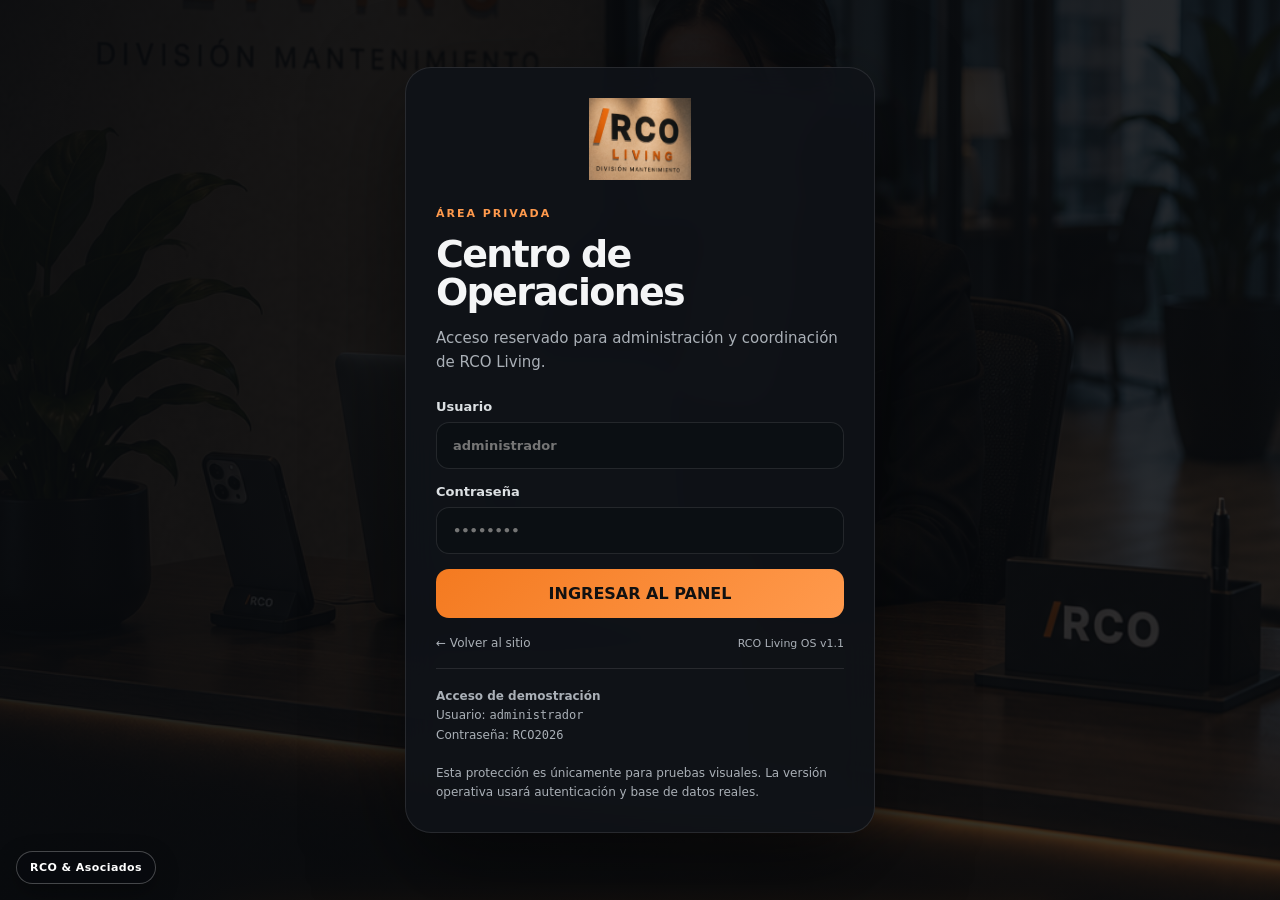
<file: living/media.html>
<!DOCTYPE html><html lang="es"><head>
<meta name="description" content="RCO Living, división operativa de RCO & Asociados para mantenimiento, administración y cuidado integral de propiedades."><meta charset="UTF-8"><meta name="viewport" content="width=device-width,initial-scale=1"><title>Biblioteca Multimedia | RCO Living OS</title><link rel="stylesheet" href="sistema.css"><script>if(sessionStorage.getItem('rco_admin_session')!=='active')location.replace('login.html');</script><link rel="icon" href="logo-rco-living.png">
</head><body>
<header class="topbar"><a href="control.html"><img class="logo" src="logo-rco-living.png" alt="RCO Living"></a><div class="top-actions"><a class="user-chip" href="core.html">RCO Core</a><a class="user-chip" href="control.html">Operaciones</a><span class="user-chip">Rodrigo · Administrador</span></div></header>
<main class="media-wrap"><section class="media-hero"><div><span class="eyebrow">RCO Living OS · Operativa Mejorada</span><h1>Biblioteca multimedia</h1><p class="lead">Organizá fotografías y videos reales de condominios, propiedades, obras y destinos.</p></div></section>
<div class="media-kpis"><div class="media-kpi"><small>Archivos</small><strong id="mediaCount">0</strong></div><div class="media-kpi"><small>Condominios</small><strong id="propertyCount">0</strong></div><div class="media-kpi"><small>Fotos</small><strong id="photoCount">0</strong></div><div class="media-kpi"><small>Videos</small><strong id="videoCount">0</strong></div></div>
<section class="destination-grid"><article class="destination-card"><div class="destination-cover">🇧🇷</div><div class="content"><h3>Brasil</h3><p>Nordeste, Pernambuco y Porto de Galinhas.</p></div></article><article class="destination-card"><div class="destination-cover">🇪🇸</div><div class="content"><h3>España</h3><p>Alianzas y oportunidades para Latinoamérica.</p></div></article><article class="destination-card"><div class="destination-cover">🇺🇸</div><div class="content"><h3>Estados Unidos</h3><p>Conexiones, propiedades y oportunidades.</p></div></article><article class="destination-card"><div class="destination-cover">🏔️</div><div class="content"><h3>Patagonia</h3><p>Bariloche, Villa La Angostura y región.</p></div></article></section>
<nav class="destination-tabs"><button class="active" data-filter="Todos">Todos</button><button data-filter="Brasil">Brasil</button><button data-filter="España">España</button><button data-filter="Estados Unidos">Estados Unidos</button><button data-filter="Patagonia">Patagonia</button><button data-filter="Obras">Obras</button><button data-filter="Antes y después">Antes y después</button></nav>
<article class="media-panel"><label class="upload-zone" id="uploadZone"><input id="quickFiles" type="file" accept="image/*,video/*" multiple><strong>📷 Tocá aquí para elegir fotos o videos</strong><p>Podés cargarlos directamente desde el iPhone.</p></label><div class="storage-note">Esta versión piloto guarda miniaturas y datos solamente en este navegador. Los originales se alojarán en el servidor cuando conectemos el VPS.</div><div class="media-toolbar"><h2>Material organizado</h2><input id="mediaSearch" placeholder="Buscar condominio o título"></div><div class="media-grid" id="mediaGrid"></div></article></main>
<script src="media.js"></script><script src="app.js"></script>
</body></html>
</file>
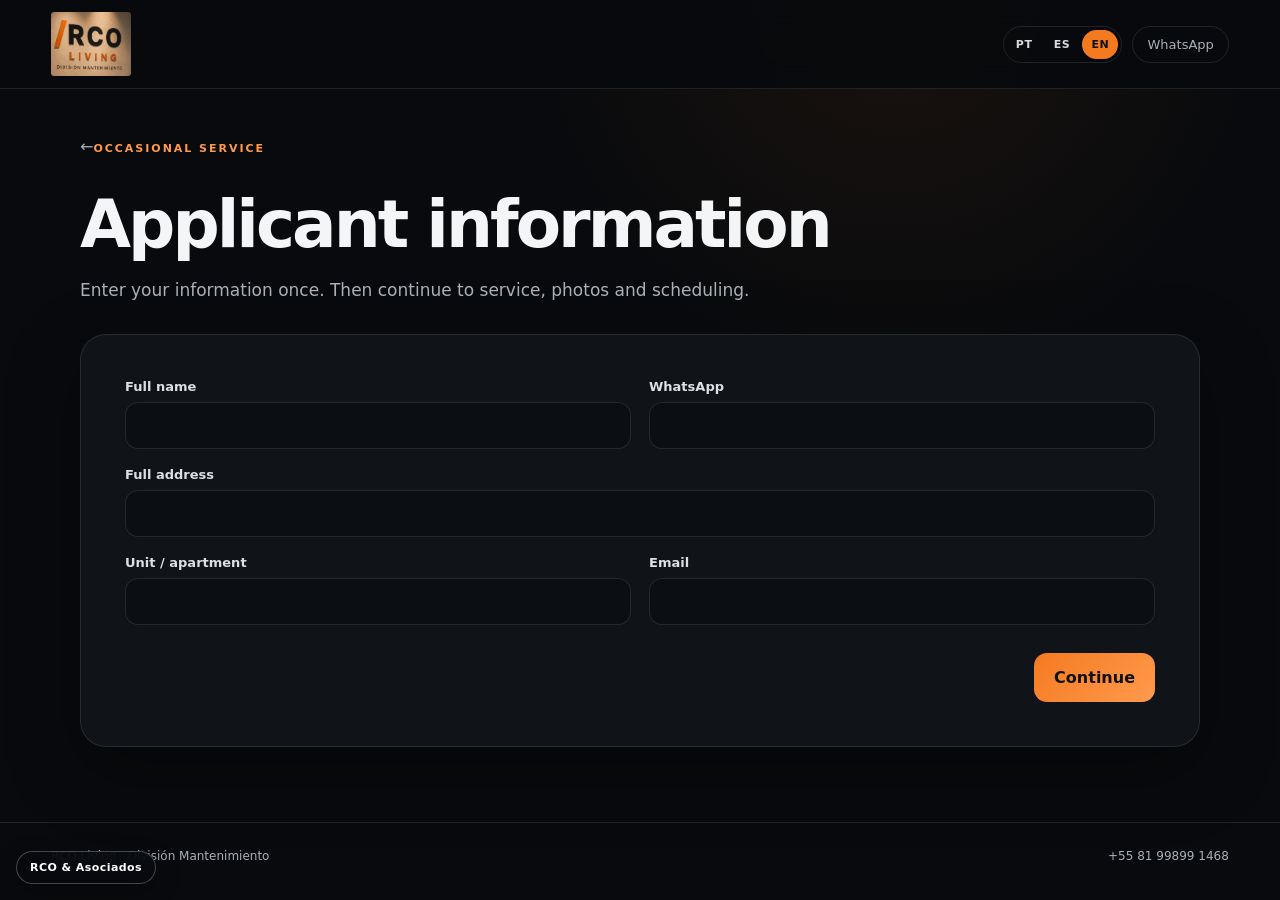
<file: living/ocasional.html>
<!DOCTYPE html><html lang="es"><head>
<meta name="description" content="RCO Living, división operativa de RCO & Asociados para mantenimiento, administración y cuidado integral de propiedades."><meta charset="UTF-8"><meta name="viewport" content="width=device-width,initial-scale=1"><title>RCO Living</title><link rel="stylesheet" href="sistema.css"><link rel="icon" href="logo-rco-living.png">
</head><body>
<header class="topbar">
  <a href="index.html"><img class="logo" src="logo-rco-living.png" alt="RCO Living División Mantenimiento"></a>
  <div class="top-actions">
    <div class="lang-switch"><button data-lang="pt">PT</button><button data-lang="es">ES</button><button data-lang="en">EN</button></div>
    <a class="whatsapp" href="https://wa.me/5581998991468">WhatsApp</a>
  </div>
</header><main class="shell"><a class="back" href="acceso.html">←</a><span class="eyebrow" data-i18n="occasional"></span><h1 data-i18n="applicantData"></h1><p class="lead" data-i18n="applicantLead"></p>
<section class="panel"><form action="solicitud.html"><input type="hidden" name="tipo" value="ocasional"><input type="hidden" name="division" id="divisionField"><input type="hidden" name="divisionName" id="divisionNameField"><input type="hidden" name="propiedad" id="propertyField"><div class="form-grid">
<label><span data-i18n="fullName"></span><input required name="nombre"></label><label><span data-i18n="phone"></span><input required name="telefono"></label>
<label class="wide"><span data-i18n="address"></span><input required name="direccion"></label><label><span data-i18n="unit"></span><input name="unidad"></label><label><span data-i18n="email"></span><input type="email" name="email"></label>
</div><div class="form-actions"><button class="btn primary" data-i18n="continue"></button></div></form></section></main><footer class="footer"><span>RCO Living · División Mantenimiento</span><span>+55 81 99899 1468</span></footer><script src="i18n.js"></script><script>RCO_I18N.init();const q=new URLSearchParams(location.search);document.getElementById("divisionField").value=q.get("division")||"MT";document.getElementById("divisionNameField").value=q.get("divisionName")||"Mantenimiento";document.getElementById("propertyField").value=q.get("propiedad")||"";</script><script src="app.js"></script>
</body></html>
</file>
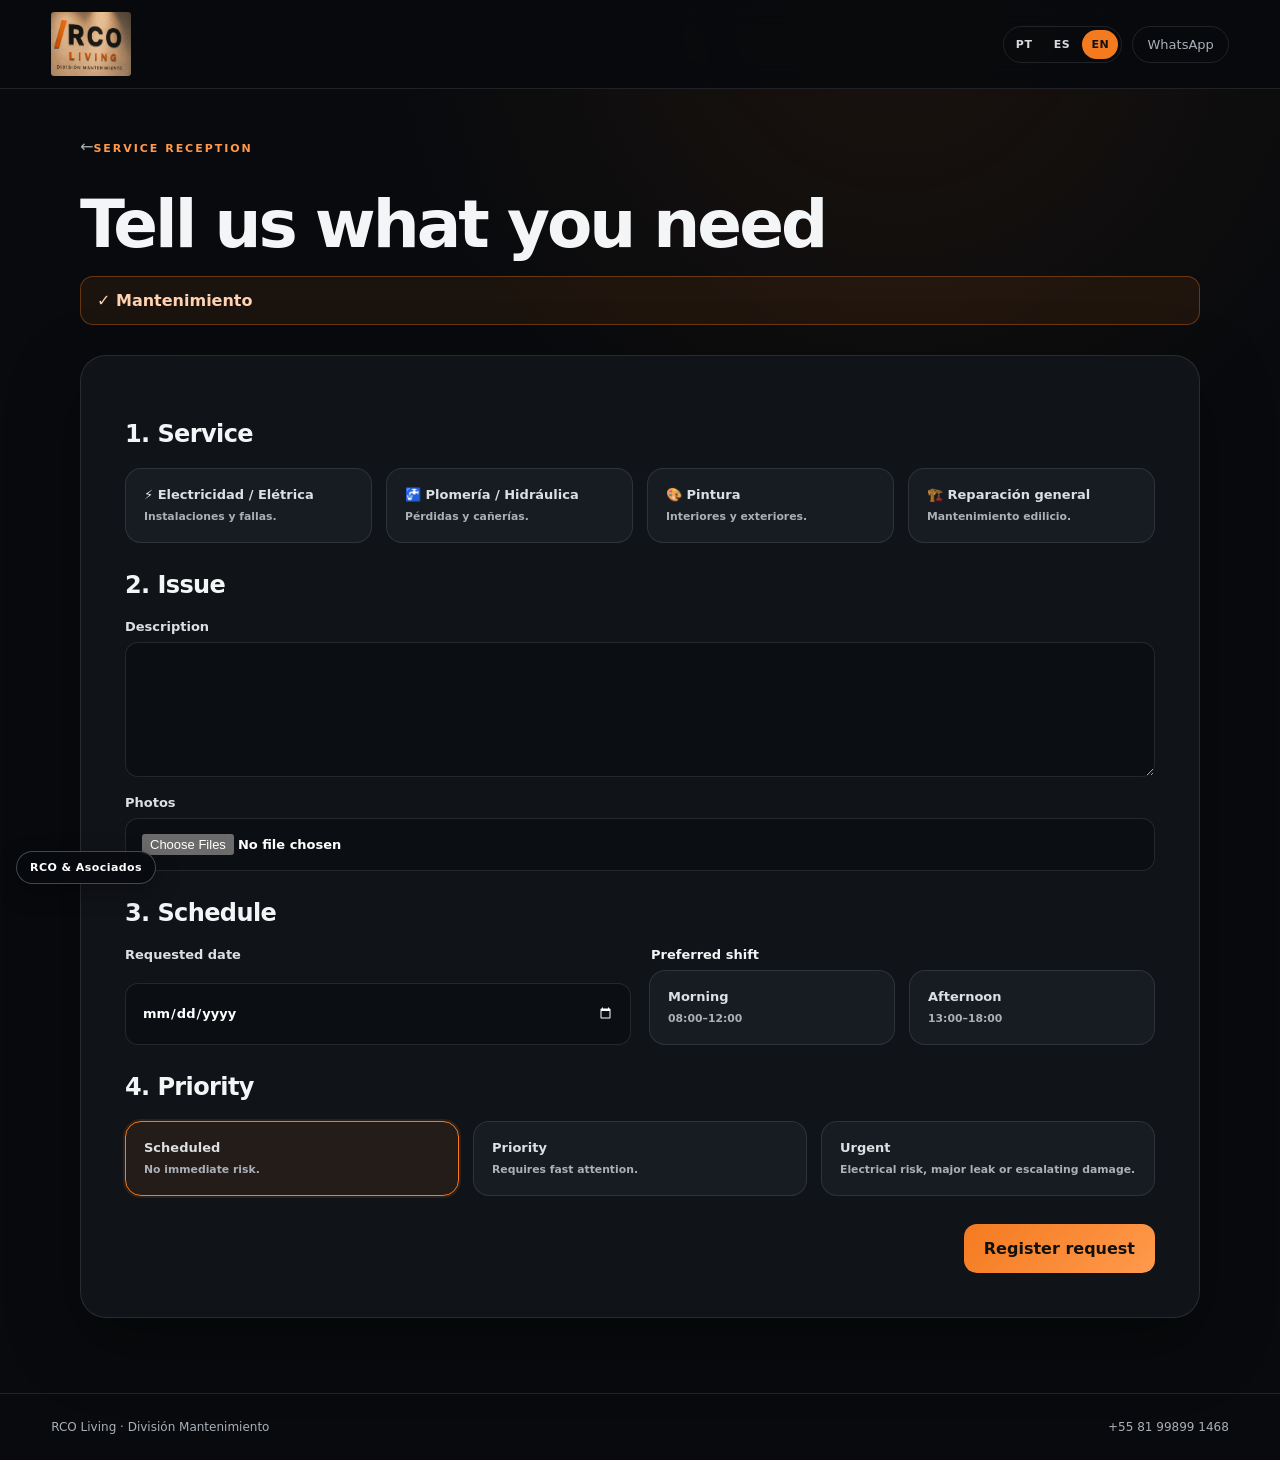
<file: living/solicitud.html>
<!DOCTYPE html><html lang="es"><head>
<meta name="description" content="RCO Living, división operativa de RCO & Asociados para mantenimiento, administración y cuidado integral de propiedades."><meta charset="UTF-8"><meta name="viewport" content="width=device-width,initial-scale=1"><title>RCO Living</title><link rel="stylesheet" href="sistema.css"><link rel="icon" href="logo-rco-living.png">
</head><body>
<header class="topbar">
  <a href="index.html"><img class="logo" src="logo-rco-living.png" alt="RCO Living División Mantenimiento"></a>
  <div class="top-actions">
    <div class="lang-switch"><button data-lang="pt">PT</button><button data-lang="es">ES</button><button data-lang="en">EN</button></div>
    <a class="whatsapp" href="https://wa.me/5581998991468">WhatsApp</a>
  </div>
</header><main class="shell"><a class="back" href="acceso.html">←</a><span class="eyebrow" data-i18n="reception"></span><h1 data-i18n="tellUs"></h1><div id="divisionSelected" style="margin:0 0 20px;padding:14px 16px;border-radius:13px;border:1px solid rgba(244,122,32,.35);background:rgba(244,122,32,.08);color:#ffd2b1;font-weight:800"></div><p class="lead" id="contextLine"></p>
<section class="panel" id="requestPanel"><form id="requestForm">
<h2>1. <span data-i18n="service"></span></h2><div class="service-grid">
<label class="select-card"><input required type="radio" name="servicio" value="Electricidad"><strong>⚡ Electricidad / Elétrica</strong><small>Instalaciones y fallas.</small></label>
<label class="select-card"><input type="radio" name="servicio" value="Plomería"><strong>🚰 Plomería / Hidráulica</strong><small>Pérdidas y cañerías.</small></label>
<label class="select-card"><input type="radio" name="servicio" value="Pintura"><strong>🎨 Pintura</strong><small>Interiores y exteriores.</small></label>
<label class="select-card"><input type="radio" name="servicio" value="Reparación general"><strong>🏗️ Reparación general</strong><small>Mantenimiento edilicio.</small></label></div>
<h2 style="margin-top:28px">2. <span data-i18n="issue"></span></h2><div class="form-grid"><label class="wide"><span data-i18n="description"></span><textarea required name="descripcion"></textarea></label><label class="wide"><span data-i18n="photos"></span><input type="file" accept="image/*" multiple></label></div>
<h2 style="margin-top:28px">3. <span data-i18n="agenda"></span></h2><div class="form-grid"><label><span data-i18n="date"></span><input required type="date" name="fecha" id="fecha"></label>
<fieldset style="border:0;padding:0;margin:0"><legend style="font-size:13px;font-weight:700;margin-bottom:8px" data-i18n="shift"></legend><div class="shift-grid"><label class="select-card"><input required type="radio" name="turno" value="Mañana"><strong data-i18n="morning"></strong><small>08:00–12:00</small></label><label class="select-card"><input type="radio" name="turno" value="Tarde"><strong data-i18n="afternoon"></strong><small>13:00–18:00</small></label></div></fieldset></div>
<h2 style="margin-top:28px">4. <span data-i18n="priority"></span></h2><div class="priority-grid"><label class="select-card"><input checked type="radio" name="prioridad" value="Programado"><strong data-i18n="scheduled"></strong><small data-i18n="noRisk"></small></label><label class="select-card"><input type="radio" name="prioridad" value="Prioritario"><strong data-i18n="priorityFast"></strong><small data-i18n="fastAttention"></small></label><label class="select-card urgent"><input type="radio" name="prioridad" value="Urgente"><strong data-i18n="urgent"></strong><small data-i18n="risk"></small></label></div>
<div class="form-actions"><button class="btn primary" data-i18n="submit"></button></div></form></section>
<section class="panel success" id="successPanel"><span class="eyebrow" data-i18n="requestSaved"></span><h2 style="font-size:36px" data-i18n="organizing"></h2><p class="lead" style="margin:auto" data-i18n="trackingText"></p><div class="tracking" id="tracking"></div><a class="btn primary" id="waBtn" target="_blank" data-i18n="sendWA"></a></section></main><footer class="footer"><span>RCO Living · División Mantenimiento</span><span>+55 81 99899 1468</span></footer>
<script src="i18n.js"></script><script>RCO_I18N.init();const p=new URLSearchParams(location.search),tipo=p.get('tipo')||'ocasional',prop=p.get('propiedad'),cliente=p.get('cliente'),nombre=p.get('nombre'),division=p.get('division')||'MT',divisionName=p.get('divisionName')||'Mantenimiento';document.getElementById('divisionSelected').textContent='✓ '+divisionName;document.getElementById('contextLine').textContent=tipo==='registrado'?`${cliente||''} · ${prop||''}`:(nombre||'');const f=document.getElementById('fecha'),d=new Date();d.setMinutes(d.getMinutes()-d.getTimezoneOffset());f.min=d.toISOString().split('T')[0];document.getElementById('requestForm').onsubmit=e=>{e.preventDefault();let seq=Number(localStorage.getItem('rco_mt_sequence')||'10000')+1;localStorage.setItem('rco_mt_sequence',seq);const id=`RCO-${division}-${seq}`,fd=new FormData(e.target);const item={id,division,divisionName,created:new Date().toISOString(),tipo,cliente:cliente||'',propiedad:prop||'',nombre:nombre||'',servicio:fd.get('servicio'),fecha:fd.get('fecha'),turno:fd.get('turno'),prioridad:fd.get('prioridad'),estado:'Recibida'};const list=JSON.parse(localStorage.getItem('rco_requests')||'[]');list.unshift(item);localStorage.setItem('rco_requests',JSON.stringify(list));document.getElementById('tracking').textContent=id;const msg=Object.entries(item).map(([k,v])=>`${k}: ${v}`).join('\n');document.getElementById('waBtn').href='https://wa.me/5581998991468?text='+encodeURIComponent(msg);document.getElementById('requestPanel').style.display='none';document.getElementById('successPanel').style.display='block';window.scrollTo({top:0,behavior:'smooth'});};</script><script src="app.js"></script>
</body></html>
</file>
<file: styles.css>
:root{--orange:#e86f25;--red:#e42626;--ink:#06080b;--line:#30343a;--text:#f6f3ef;--muted:#b5b5b7}*{box-sizing:border-box}html{scroll-behavior:smooth}body{margin:0;background:#000;color:var(--text);font-family:Arial,Helvetica,sans-serif}.topbar{height:92px;display:flex;align-items:center;padding:0 2.5%;background:#07090b;border-bottom:1px solid #17191c;position:sticky;top:0;z-index:10}.brand{width:230px}.brand img{width:100%;height:auto;display:block}.topbar nav{margin-left:auto;display:flex;align-items:center;gap:32px}.topbar nav a{color:#ececec;text-decoration:none;font-size:13px;font-weight:700;padding:16px 0;border-bottom:2px solid transparent}.topbar nav a.active{color:var(--orange);border-color:var(--orange)}.topbar nav .outline,.button{border:1px solid var(--orange);padding:13px 21px;border-radius:3px}.menu{display:none;margin-left:auto;background:none;border:0;color:#fff;font-size:28px}.band{min-height:410px;border-bottom:1px solid var(--line);display:grid;grid-template-columns:31% 69%;background:var(--ink)}.copy{position:relative;padding:65px 5.8% 50px 8%;z-index:2;background:linear-gradient(90deg,#07090c 80%,rgba(7,9,12,.85))}.step{position:absolute;left:2.2%;top:56px;border:2px solid #d6d6d6;width:38px;height:38px;border-radius:50%;display:grid;place-items:center;font:700 18px Georgia}.kicker{color:var(--orange);font-weight:800;font-size:14px;margin:0 0 23px}.copy h1,.copy h2{font-family:Georgia,'Times New Roman',serif;font-weight:400;line-height:.98;margin:0 0 24px;font-size:49px}.copy h1 em,.copy h2 em{color:var(--orange);font-style:normal}.hero .copy h1 em{color:var(--red)}.copy>p:not(.kicker){color:#ededed;line-height:1.65;font-size:15px;max-width:360px}.button{display:inline-block;color:#fff;text-decoration:none;font-size:12px;font-weight:800;margin-top:15px}.button.fill{background:var(--orange)}.visual{min-height:100%;background-image:linear-gradient(90deg,rgba(4,6,9,.45),transparent 22%),var(--image);background-size:cover;background-position:center}.emotion{grid-template-columns:31% 69%;min-height:330px}.emotion .copy{padding-top:42px}.emotion .step{top:36px}.emotion .copy h2{font-size:40px}.destinations{display:grid;grid-template-columns:28% 72%;padding:22px 2.5% 22px 0;background:#080a0d;border-bottom:1px solid var(--line);min-height:290px}.destinations .copy{padding:18px 4% 12px 8%;background:transparent}.destinations .step{top:12px}.destinations .kicker{margin-bottom:18px}.destinations .copy h2{font-size:34px}.cards{display:grid;grid-template-columns:repeat(5,1fr);gap:9px}.cards article{min-height:244px;border:1px solid #49515b;border-radius:8px;background-image:linear-gradient(0deg,rgba(0,0,0,.95),transparent 60%),var(--image);background-size:cover;background-position:center;display:flex;flex-direction:column;justify-content:flex-end;padding:16px}.cards b{font-size:12px;margin-bottom:8px}.cards span{font-size:12px;line-height:1.45}.services{grid-template-columns:40% 60%;min-height:285px}.services .copy{padding-top:32px}.services .step{top:28px}.services .copy h2{font-size:39px}.icons{display:grid;grid-template-columns:repeat(6,1fr);gap:14px;margin-top:22px;width:650px}.icons span{font-size:29px;text-align:center}.icons small{display:block;font-size:9px;line-height:1.35;margin-top:8px}.living{grid-template-columns:30% 43% 27%;min-height:335px;background:#eef0f0;color:#171717}.living .copy{padding-top:33px}.living .step{top:27px}.living .copy h2{font-size:39px}.stores{display:flex;gap:8px}.stores span{border:1px solid #aaa;border-radius:5px;background:#050505;color:#fff;padding:8px 12px}.living ul{margin:0;padding:62px 7% 30px 13%;list-style:none;display:flex;flex-direction:column;gap:14px}.living li:before{content:'✓';color:var(--orange);border:1px solid var(--orange);border-radius:50%;margin-right:10px}.conversation{grid-template-columns:40% 60%;min-height:220px}.conversation .copy{padding-top:28px}.conversation .step{top:24px}.conversation .copy h2{font-size:34px}.conversation .visual{background-position:center}footer{display:grid;grid-template-columns:1.6fr 1.6fr .7fr .7fr 1.3fr;gap:38px;background:#08090b;padding:28px 3%;color:#a8a8aa;font-size:12px;line-height:1.5}footer img{width:180px;display:block;margin-bottom:25px}footer div{display:flex;flex-direction:column}footer b{color:#fff;margin-bottom:6px}footer small{margin-top:auto}@media(max-width:900px){.topbar{height:72px}.brand{width:165px}.menu{display:block}.topbar nav{display:none;position:absolute;top:72px;left:0;right:0;background:#080a0d;padding:22px;flex-direction:column;gap:4px}.topbar nav.open{display:flex}.band,.emotion,.services,.conversation{grid-template-columns:1fr}.copy{padding:42px 7% 35px 17%}.step{left:5%;top:36px}.visual{min-height:280px}.destinations{grid-template-columns:1fr;padding:0}.cards{overflow-x:auto;grid-template-columns:repeat(5,190px);padding:0 18px 24px}.living{grid-template-columns:1fr}.living ul{padding:35px 10%}.icons{width:100%;grid-template-columns:repeat(3,1fr)}footer{grid-template-columns:1fr 1fr}.topbar nav .outline{margin-top:8px}}@media(max-width:520px){.copy h1,.copy h2{font-size:36px}.cards article{min-height:220px}.icons{grid-template-columns:repeat(2,1fr)}footer{grid-template-columns:1fr}.visual{min-height:230px}}
</file>
<file: living/sistema.css>
:root{
  --bg:#080a0d;--panel:#11151a;--panel2:#171c22;--text:#f4f5f6;
  --muted:#aab0b7;--line:rgba(255,255,255,.10);--orange:#f47a20;
  --orange2:#ff9a4d;--red:#e73535;--green:#3bb273;--yellow:#e7b44b;
  --shadow:0 24px 70px rgba(0,0,0,.35);
  font-family:Inter,ui-sans-serif,system-ui,-apple-system,BlinkMacSystemFont,"Segoe UI",sans-serif
}
*{box-sizing:border-box}html{scroll-behavior:smooth}body{margin:0;background:radial-gradient(circle at 70% 0,rgba(244,122,32,.08),transparent 30%),var(--bg);color:var(--text)}
a{color:inherit;text-decoration:none}button,input,textarea,select{font:inherit}
.landing-body{overflow-x:hidden}
.cover{min-height:100vh;display:grid;place-items:center;background:#080a0d}
.poster{position:relative;width:min(100vw,768px);aspect-ratio:768/1365;background:url("portada-oficial.png") center/contain no-repeat}
.enter-hit{position:absolute;left:16%;right:16%;top:73%;height:10%;border:0;border-radius:26px;background:transparent;cursor:pointer;text-indent:-9999px;overflow:hidden}
.enter-hit:focus-visible{outline:4px solid #fff;outline-offset:5px}.enter-hit:active{transform:scale(.985)}
.lang-floating{position:absolute;top:2.1%;right:4%;display:flex;gap:5px;padding:5px;background:rgba(8,10,13,.62);border:1px solid rgba(255,255,255,.12);border-radius:999px;backdrop-filter:blur(9px);z-index:5}
.lang-floating button,.lang-switch button{border:0;background:transparent;color:#d7dbe0;font-size:11px;font-weight:900;letter-spacing:.06em;padding:8px 9px;border-radius:999px;cursor:pointer}
.lang-floating button.active,.lang-switch button.active{background:var(--orange);color:#111}
.topbar{min-height:88px;padding:12px max(4vw,22px);display:flex;align-items:center;justify-content:space-between;border-bottom:1px solid var(--line);background:rgba(8,10,13,.94);backdrop-filter:blur(14px);position:sticky;top:0;z-index:20}
.logo{height:64px;width:auto;display:block;border-radius:3px}
.top-actions{display:flex;gap:10px;align-items:center}.lang-switch{display:flex;gap:3px;border:1px solid var(--line);padding:3px;border-radius:999px}
.whatsapp{font-size:13px;color:var(--muted);border:1px solid var(--line);padding:10px 14px;border-radius:999px}
.shell{width:min(1120px,92vw);margin:0 auto;padding:48px 0 75px}
.eyebrow{color:var(--orange2);text-transform:uppercase;letter-spacing:.18em;font-size:11px;font-weight:800}
h1{font-size:clamp(38px,6vw,66px);line-height:1;margin:14px 0 18px;letter-spacing:-.045em}
h2{letter-spacing:-.025em}.lead{color:var(--muted);font-size:17px;line-height:1.65;max-width:760px}
.panel{margin-top:30px;background:rgba(17,21,26,.95);border:1px solid var(--line);border-radius:26px;padding:clamp(22px,5vw,44px);box-shadow:var(--shadow)}
.choice-grid{display:grid;grid-template-columns:1fr 1fr;gap:18px;margin-top:26px}
.choice{border:1px solid var(--line);background:var(--panel2);border-radius:20px;padding:26px;display:flex;flex-direction:column;min-height:245px;transition:.2s}
.choice:hover{transform:translateY(-3px);border-color:rgba(244,122,32,.6)}.choice .icon{font-size:34px;margin-bottom:14px}.choice h2{margin:0 0 10px;font-size:26px}.choice p{color:var(--muted);line-height:1.55;margin:0 0 22px}
.btn{margin-top:auto;display:inline-flex;align-items:center;justify-content:center;border:0;border-radius:13px;padding:15px 20px;font-weight:850;cursor:pointer}
.btn.primary{background:linear-gradient(135deg,var(--orange),var(--orange2));color:#111}.btn.secondary{border:1px solid var(--line);background:transparent;color:#fff}.btn.danger{background:var(--red);color:#fff}
.back{display:inline-flex;margin-bottom:22px;color:var(--muted)}
.form-grid{display:grid;grid-template-columns:1fr 1fr;gap:18px}.wide{grid-column:1/-1}
label{display:grid;gap:8px;font-size:13px;font-weight:700;color:#dce0e3}
input,textarea,select{width:100%;background:#0b0f13;border:1px solid var(--line);border-radius:13px;color:white;padding:15px 16px;outline:none}
input:focus,textarea:focus,select:focus{border-color:var(--orange);box-shadow:0 0 0 3px rgba(244,122,32,.12)}
textarea{min-height:135px;resize:vertical}.status{margin-top:16px;padding:15px;border-radius:13px;background:rgba(244,122,32,.07);border:1px solid rgba(244,122,32,.25);color:#ffd4b6;display:none}
.demo-client{margin-top:22px;border-top:1px solid var(--line);padding-top:20px;color:var(--muted);font-size:13px;line-height:1.6}
.footer{border-top:1px solid var(--line);padding:26px max(4vw,22px);color:var(--muted);font-size:12px;display:flex;justify-content:space-between;gap:20px}
.property-grid,.service-grid,.shift-grid,.priority-grid,.asset-grid,.kpi-grid{display:grid;gap:14px}
.property-grid{grid-template-columns:repeat(3,1fr)}.service-grid{grid-template-columns:repeat(4,1fr)}.shift-grid{grid-template-columns:1fr 1fr}.priority-grid{grid-template-columns:repeat(3,1fr)}.asset-grid{grid-template-columns:repeat(3,1fr)}.kpi-grid{grid-template-columns:repeat(4,1fr)}
.select-card,.asset-card,.kpi{border:1px solid var(--line);background:var(--panel2);border-radius:16px;padding:18px}
.select-card{cursor:pointer;display:block}.select-card input{position:absolute;opacity:0}.select-card:has(input:checked){border-color:var(--orange);background:rgba(244,122,32,.08);box-shadow:0 0 0 2px rgba(244,122,32,.12)}
.select-card strong,.asset-card strong{display:block;margin-bottom:6px}.select-card small,.asset-card small{color:var(--muted);line-height:1.4}.urgent:has(input:checked){border-color:var(--red);background:rgba(231,53,53,.09)}
.form-actions{display:flex;justify-content:flex-end;gap:12px;margin-top:28px}
.success{display:none;text-align:center;padding:30px}.tracking{font-size:clamp(25px,5vw,40px);color:var(--orange2);font-weight:900;border:1px solid var(--orange);padding:18px;border-radius:14px;margin:18px 0}
.kpi span{display:block;color:var(--muted);font-size:12px;text-transform:uppercase;letter-spacing:.08em}.kpi strong{display:block;font-size:32px;margin-top:8px}.kpi.red strong{color:#ff8585}.kpi.orange strong{color:var(--orange2)}.kpi.green strong{color:#79d7a8}
.table-wrap{overflow:auto;border:1px solid var(--line);border-radius:16px;margin-top:18px}table{width:100%;border-collapse:collapse;min-width:760px}th,td{text-align:left;padding:14px;border-bottom:1px solid var(--line);font-size:13px}th{color:var(--muted);font-size:11px;text-transform:uppercase;letter-spacing:.07em}.badge{display:inline-block;padding:5px 9px;border-radius:999px;font-size:11px;font-weight:800;background:#252b32}.badge.urgent{background:rgba(231,53,53,.17);color:#ff9999}.badge.done{background:rgba(59,178,115,.16);color:#8ee2b7}
.tabs{display:flex;flex-wrap:wrap;gap:8px;margin-top:20px}.tabs button{border:1px solid var(--line);background:transparent;color:var(--muted);padding:10px 13px;border-radius:999px;cursor:pointer}.tabs button.active{background:var(--orange);color:#111;border-color:var(--orange)}
.tab{display:none}.tab.active{display:block}
.timeline{display:grid;gap:12px;margin-top:18px}.timeline-item{border-left:3px solid var(--orange);padding:10px 15px;background:rgba(255,255,255,.025);border-radius:0 12px 12px 0}.timeline-item small{color:var(--muted)}
.admin-link{position:fixed;right:14px;bottom:14px;width:44px;height:44px;border-radius:50%;display:grid;place-items:center;background:#11161b;border:1px solid var(--line);color:var(--orange);font-weight:900;z-index:30}
@media(max-width:820px){
  .logo{height:52px}.whatsapp{display:none}.choice-grid,.form-grid,.property-grid,.service-grid,.priority-grid,.asset-grid,.kpi-grid{grid-template-columns:1fr}.shift-grid{grid-template-columns:1fr 1fr}
  .choice{min-height:210px}.shell{padding-top:34px}.footer{flex-direction:column;text-align:center}.lang-switch button{padding:7px}
}

.panel-access{position:fixed;right:15px;bottom:15px;width:48px;height:48px;border-radius:50%;display:grid;place-items:center;background:#11161b;border:1px solid rgba(255,255,255,.14);color:#f47a20;font-weight:950;box-shadow:0 12px 35px rgba(0,0,0,.38);z-index:80}
.ops-layout{display:grid;grid-template-columns:245px minmax(0,1fr);min-height:calc(100vh - 88px)}
.ops-sidebar{border-right:1px solid var(--line);padding:22px 15px;background:#0b0e12;position:sticky;top:88px;height:calc(100vh - 88px)}
.ops-nav{display:grid;gap:7px}.ops-nav button{border:0;background:transparent;color:var(--muted);text-align:left;padding:12px 14px;border-radius:12px;cursor:pointer;font-weight:760}.ops-nav button.active,.ops-nav button:hover{background:rgba(244,122,32,.12);color:#fff}
.ops-main{padding:34px;min-width:0}.ops-hello{display:flex;justify-content:space-between;gap:20px;align-items:flex-start;margin-bottom:25px}
.system-pills{display:flex;flex-wrap:wrap;gap:8px}.system-pill{padding:8px 11px;border-radius:999px;border:1px solid var(--line);color:var(--muted);font-size:11px}.system-pill.online{color:#91e2b8;border-color:rgba(59,178,115,.35);background:rgba(59,178,115,.08)}
.ops-kpis{display:grid;grid-template-columns:repeat(5,1fr);gap:13px}.ops-kpi{border:1px solid var(--line);border-radius:17px;padding:18px;background:linear-gradient(145deg,#171c22,#101419)}.ops-kpi span{display:block;color:var(--muted);font-size:11px;text-transform:uppercase;letter-spacing:.08em}.ops-kpi strong{display:block;font-size:31px;margin-top:7px}.ops-kpi.alert strong{color:#ff8787}.ops-kpi.good strong{color:#8bdcb3}.ops-kpi.orange strong{color:var(--orange2)}
.ops-grid{display:grid;grid-template-columns:minmax(0,1.7fr) minmax(280px,.8fr);gap:18px;margin-top:18px}.ops-card{border:1px solid var(--line);background:#11151a;border-radius:20px;padding:20px;box-shadow:var(--shadow)}.ops-card-head{display:flex;justify-content:space-between;align-items:center;gap:14px;margin-bottom:16px}.ops-card h2{margin:0;font-size:22px}
.filters{display:flex;flex-wrap:wrap;gap:7px}.filter-btn{border:1px solid var(--line);background:transparent;color:var(--muted);padding:8px 10px;border-radius:999px;cursor:pointer;font-size:11px;font-weight:800}.filter-btn.active{background:var(--orange);color:#111;border-color:var(--orange)}
.request-list{display:grid;gap:10px}.request-row{border:1px solid var(--line);background:#0d1115;border-radius:15px;padding:15px;display:grid;grid-template-columns:1.1fr .9fr .8fr .85fr auto;gap:12px;align-items:center}.request-row.urgent-row{border-color:rgba(231,53,53,.55);box-shadow:inset 4px 0 0 #e73535}.request-meta small,.request-cell small{display:block;color:var(--muted);margin-bottom:3px}.request-meta strong{font-size:14px}.request-cell{font-size:13px}.request-actions{display:flex;gap:6px}.icon-btn{border:1px solid var(--line);background:#151b21;color:white;border-radius:10px;padding:8px 10px;cursor:pointer}
.activity{display:grid;gap:11px}.activity-item{display:grid;grid-template-columns:56px 1fr;gap:10px;border-left:2px solid var(--orange);padding:7px 0 7px 12px}.activity-item time{color:var(--orange2);font-size:12px;font-weight:850}.activity-item p{margin:0;color:#d9dde1;font-size:13px;line-height:1.45}.activity-item small{color:var(--muted)}
.health-grid{display:grid;grid-template-columns:1fr 1fr;gap:10px}.health-item{border:1px solid var(--line);border-radius:14px;padding:14px;background:#0d1115}.health-item strong{display:block;font-size:24px}.health-item span{color:var(--muted);font-size:11px}
.ia-card{position:relative;overflow:hidden;background:radial-gradient(circle at 80% 20%,rgba(244,122,32,.22),transparent 38%),#11151a}.ia-card::after{content:"IA";position:absolute;right:14px;bottom:-18px;font-size:85px;font-weight:950;color:rgba(255,255,255,.035)}
.ops-section{display:none}.ops-section.active{display:block}.drawer{position:fixed;inset:0;background:rgba(0,0,0,.72);z-index:100;display:grid;place-items:end;backdrop-filter:blur(6px)}.drawer[hidden]{display:none}.drawer-panel{height:100%;width:min(520px,100%);background:#101419;border-left:1px solid var(--line);padding:26px;overflow:auto}.drawer-head{display:flex;justify-content:space-between;gap:15px;align-items:center}.drawer-close{border:1px solid var(--line);background:transparent;color:white;border-radius:10px;padding:8px 11px;cursor:pointer}.drawer-details{display:grid;grid-template-columns:1fr 1fr;gap:12px;margin-top:20px}.detail{border:1px solid var(--line);border-radius:13px;padding:13px}.detail small{display:block;color:var(--muted);margin-bottom:4px}.detail.full{grid-column:1/-1}.drawer-selects{display:grid;gap:12px;margin-top:18px}.save-change{margin-top:18px;width:100%}
.agenda-board{display:grid;grid-template-columns:repeat(3,1fr);gap:13px}.day-column{border:1px solid var(--line);border-radius:16px;padding:15px;background:#0d1115}.day-column h3{margin:0 0 12px}.agenda-item{border-left:3px solid var(--orange);background:#151b21;border-radius:0 10px 10px 0;padding:10px;margin-bottom:9px;font-size:12px}.agenda-item.urgent-agenda{border-left-color:#e73535}.empty-state{padding:30px;text-align:center;color:var(--muted);border:1px dashed var(--line);border-radius:15px}
@media(max-width:1050px){.ops-kpis{grid-template-columns:repeat(3,1fr)}.ops-grid{grid-template-columns:1fr}.request-row{grid-template-columns:1fr 1fr 1fr}.request-actions{grid-column:1/-1}.agenda-board{grid-template-columns:1fr}}
@media(max-width:760px){.ops-layout{grid-template-columns:1fr}.ops-sidebar{position:static;height:auto;border-right:0;border-bottom:1px solid var(--line);padding:10px}.ops-nav{display:flex;overflow:auto}.ops-nav button{white-space:nowrap}.ops-main{padding:20px 14px}.ops-hello{display:block}.system-pills{margin-top:15px}.ops-kpis{grid-template-columns:1fr 1fr}.request-row{grid-template-columns:1fr}.request-actions{grid-column:auto}.drawer-details{grid-template-columns:1fr}.detail.full{grid-column:auto}}

.login-body{
  min-height:100vh;display:grid;place-items:center;padding:24px;
  background:
    linear-gradient(135deg,rgba(8,10,13,.96),rgba(8,10,13,.78)),
    url("portada-oficial.png") center/cover no-repeat fixed;
}
.login-shell{width:min(470px,100%);background:rgba(15,19,24,.94);border:1px solid var(--line);border-radius:26px;padding:30px;box-shadow:0 30px 90px rgba(0,0,0,.5);backdrop-filter:blur(16px)}
.login-brand{display:flex;justify-content:center;margin-bottom:22px}.login-brand img{height:82px;width:auto}
.login-shell h1{font-size:38px;margin-bottom:12px}.login-shell .lead{font-size:15px}
.login-form{display:grid;gap:15px;margin-top:24px}.login-error{display:none;padding:12px 14px;border-radius:12px;background:rgba(231,53,53,.10);border:1px solid rgba(231,53,53,.35);color:#ffaaaa;font-size:13px}
.login-info{margin-top:18px;padding-top:18px;border-top:1px solid var(--line);color:var(--muted);font-size:12px;line-height:1.6}
.login-actions{display:flex;justify-content:space-between;align-items:center;gap:12px;margin-top:18px}.login-actions a{color:var(--muted);font-size:12px}
.user-menu{display:flex;align-items:center;gap:10px}.user-chip{border:1px solid var(--line);padding:9px 12px;border-radius:999px;color:#dfe3e7;font-size:12px}.logout-btn{border:1px solid var(--line);background:transparent;color:var(--muted);padding:9px 12px;border-radius:999px;cursor:pointer}.logout-btn:hover{color:white;border-color:var(--orange)}
.session-warning{margin:0 0 18px;padding:12px 14px;border-radius:13px;border:1px solid rgba(244,122,32,.3);background:rgba(244,122,32,.07);color:#ffd2b1;font-size:12px}

.core-wrap{width:min(1200px,94vw);margin:0 auto;padding:34px 0 70px}.core-head{display:flex;justify-content:space-between;gap:18px;align-items:flex-start;flex-wrap:wrap}.core-actions{display:flex;gap:9px;flex-wrap:wrap}
.core-kpis{display:grid;grid-template-columns:repeat(4,1fr);gap:13px;margin-top:23px}.core-kpi{border:1px solid var(--line);border-radius:17px;padding:18px;background:linear-gradient(145deg,#171c22,#101419)}.core-kpi small{display:block;color:var(--muted);text-transform:uppercase}.core-kpi strong{display:block;font-size:30px;margin-top:7px}
.core-tabs{display:flex;gap:7px;overflow:auto;margin:23px 0 16px}.core-tabs button{border:1px solid var(--line);background:transparent;color:var(--muted);padding:10px 14px;border-radius:999px;white-space:nowrap;cursor:pointer}.core-tabs button.active{background:var(--orange);color:#111}.core-section{display:none}.core-section.active{display:block}
.core-panel{border:1px solid var(--line);border-radius:20px;background:#11151a;padding:20px}.core-toolbar{display:flex;justify-content:space-between;gap:12px;align-items:center;flex-wrap:wrap;margin-bottom:17px}.core-search{width:min(360px,100%)}.core-search input{width:100%}
.crm-grid{display:grid;grid-template-columns:repeat(3,1fr);gap:15px}.crm-card{border:1px solid var(--line);border-radius:18px;padding:18px;background:#0d1115;cursor:pointer;transition:.2s}.crm-card:hover{transform:translateY(-2px);border-color:rgba(244,122,32,.55)}
.crm-top{display:flex;justify-content:space-between;gap:10px}.crm-name{display:flex;gap:11px}.avatar{width:44px;height:44px;border-radius:50%;display:grid;place-items:center;background:rgba(244,122,32,.14);color:var(--orange2);font-weight:900}.crm-card h3{margin:0}.crm-card p{margin:4px 0;color:var(--muted);font-size:12px}
.crm-stats{display:grid;grid-template-columns:repeat(3,1fr);gap:7px;margin-top:14px}.crm-stat{border:1px solid var(--line);border-radius:11px;padding:9px}.crm-stat strong{display:block}.crm-stat small{color:var(--muted)}
.property-list{display:grid;gap:10px}.property-row{border:1px solid var(--line);border-radius:15px;padding:15px;background:#0d1115;display:grid;grid-template-columns:1.3fr 1fr 1fr auto;gap:12px;align-items:center}.property-row small{display:block;color:var(--muted);margin-bottom:4px}
.resource-grid{display:grid;grid-template-columns:repeat(3,1fr);gap:14px}.resource-card{border:1px solid var(--line);border-radius:16px;padding:17px;background:#0d1115}.status-dot{width:9px;height:9px;display:inline-block;border-radius:50%;background:#3bb273;margin-right:6px}.status-dot.busy{background:#e7b44b}
.core-modal{position:fixed;inset:0;background:rgba(0,0,0,.75);z-index:120;display:grid;place-items:center;padding:18px}.core-modal[hidden]{display:none}.core-modal-card{width:min(880px,100%);max-height:90vh;overflow:auto;background:#101419;border:1px solid var(--line);border-radius:22px;padding:24px}.modal-head{display:flex;justify-content:space-between;gap:15px}.modal-close{border:1px solid var(--line);background:transparent;color:#fff;border-radius:10px;padding:8px 11px;cursor:pointer}
.profile-grid{display:grid;grid-template-columns:280px 1fr;gap:17px;margin-top:18px}.profile-side,.profile-main{border:1px solid var(--line);border-radius:17px;padding:18px;background:#0d1115}.profile-avatar{width:72px;height:72px;border-radius:50%;display:grid;place-items:center;background:rgba(244,122,32,.14);color:var(--orange2);font-size:24px;font-weight:900}
.record-grid{display:grid;grid-template-columns:repeat(2,1fr);gap:10px}.record{border:1px solid var(--line);border-radius:12px;padding:12px}.record small{display:block;color:var(--muted);margin-bottom:4px}.form-grid-core{display:grid;grid-template-columns:1fr 1fr;gap:13px}.form-grid-core .wide{grid-column:1/-1}
@media(max-width:900px){.core-kpis,.crm-grid,.resource-grid{grid-template-columns:1fr 1fr}.profile-grid{grid-template-columns:1fr}.property-row{grid-template-columns:1fr 1fr}}@media(max-width:600px){.core-kpis,.crm-grid,.resource-grid,.form-grid-core,.record-grid{grid-template-columns:1fr}.form-grid-core .wide{grid-column:auto}.property-row{grid-template-columns:1fr}}

.media-wrap{width:min(1240px,94vw);margin:0 auto;padding:34px 0 70px}.media-hero{display:flex;justify-content:space-between;gap:18px;align-items:flex-start;flex-wrap:wrap}
.media-kpis{display:grid;grid-template-columns:repeat(4,1fr);gap:13px;margin-top:22px}.media-kpi{border:1px solid var(--line);border-radius:17px;padding:18px;background:linear-gradient(145deg,#171c22,#101419)}.media-kpi small{display:block;color:var(--muted);text-transform:uppercase}.media-kpi strong{display:block;font-size:30px;margin-top:7px}
.destination-grid{display:grid;grid-template-columns:repeat(4,1fr);gap:14px;margin-top:18px}.destination-card{border:1px solid var(--line);border-radius:17px;overflow:hidden;background:#0d1115}.destination-cover{height:150px;display:grid;place-items:center;font-size:48px;background:radial-gradient(circle at 75% 20%,rgba(244,122,32,.22),transparent 38%),linear-gradient(145deg,#252c34,#0d1115)}.destination-card .content{padding:14px}.destination-card h3{margin:0 0 5px}.destination-card p{margin:0;color:var(--muted);font-size:12px}
.destination-tabs{display:flex;gap:8px;overflow:auto;margin:23px 0 16px}.destination-tabs button{border:1px solid var(--line);background:transparent;color:var(--muted);padding:10px 14px;border-radius:999px;white-space:nowrap;cursor:pointer}.destination-tabs button.active{background:var(--orange);color:#111}
.media-panel{border:1px solid var(--line);border-radius:20px;background:#11151a;padding:20px}.upload-zone{border:2px dashed rgba(244,122,32,.38);border-radius:18px;padding:28px;text-align:center;background:rgba(244,122,32,.04);cursor:pointer}.upload-zone input{display:none}.upload-zone strong{display:block;font-size:20px}.upload-zone p{color:var(--muted);margin-bottom:0}
.media-toolbar{display:flex;justify-content:space-between;gap:12px;align-items:center;flex-wrap:wrap;margin:18px 0}.media-toolbar input{width:min(340px,100%)}.media-grid{display:grid;grid-template-columns:repeat(3,1fr);gap:15px}.media-card{border:1px solid var(--line);border-radius:17px;overflow:hidden;background:#0d1115}.media-preview{aspect-ratio:16/10;background:linear-gradient(145deg,#232a31,#0e1216);display:grid;place-items:center;overflow:hidden}.media-preview img,.media-preview video{width:100%;height:100%;object-fit:cover}.media-placeholder{font-size:46px;opacity:.6}.media-body{padding:15px}.media-body h3{margin:0 0 5px}.media-body p{margin:0;color:var(--muted);font-size:12px}.media-meta{display:flex;justify-content:space-between;gap:10px;margin-top:12px}.media-actions{display:flex;gap:7px;margin-top:12px}.media-actions button{flex:1}.storage-note{margin-top:14px;padding:12px 14px;border:1px solid rgba(231,180,75,.3);background:rgba(231,180,75,.07);border-radius:13px;color:#f2d79a;font-size:12px}
@media(max-width:1000px){.media-kpis,.destination-grid{grid-template-columns:1fr 1fr}.media-grid{grid-template-columns:1fr 1fr}}@media(max-width:650px){.media-kpis,.destination-grid,.media-grid{grid-template-columns:1fr}}

/* v1.1 production polish */
:root{color-scheme:dark}html{scroll-behavior:smooth}body{min-height:100vh}.offline::before{content:"Sin conexión · algunos datos locales siguen disponibles";position:fixed;left:10px;right:10px;bottom:10px;z-index:9999;padding:10px 14px;border-radius:12px;background:#7b251e;color:#fff;text-align:center;font-weight:800}
a,button,input,select,textarea{touch-action:manipulation}button:focus-visible,a:focus-visible,input:focus-visible,select:focus-visible,textarea:focus-visible{outline:3px solid rgba(255,132,48,.7);outline-offset:3px}
img{max-width:100%;height:auto}.btn,.icon-btn,.user-chip{min-height:42px}.topbar{position:sticky;top:0;z-index:90;backdrop-filter:blur(14px)}
@media(max-width:520px){.top-actions{gap:5px}.user-chip{font-size:10px;padding:7px 8px}.logo{max-width:58px}.core-wrap,.media-wrap{width:min(96vw,1240px)}}
.corporate-home{position:fixed;left:16px;bottom:16px;z-index:90;padding:9px 13px;border:1px solid rgba(255,255,255,.25);border-radius:999px;background:rgba(8,10,14,.86);backdrop-filter:blur(10px);color:#fff;font-size:11px;font-weight:800;letter-spacing:.04em;box-shadow:0 8px 24px rgba(0,0,0,.3)}
.corporate-home:hover{border-color:#f47a20;color:#f47a20}
</file>
